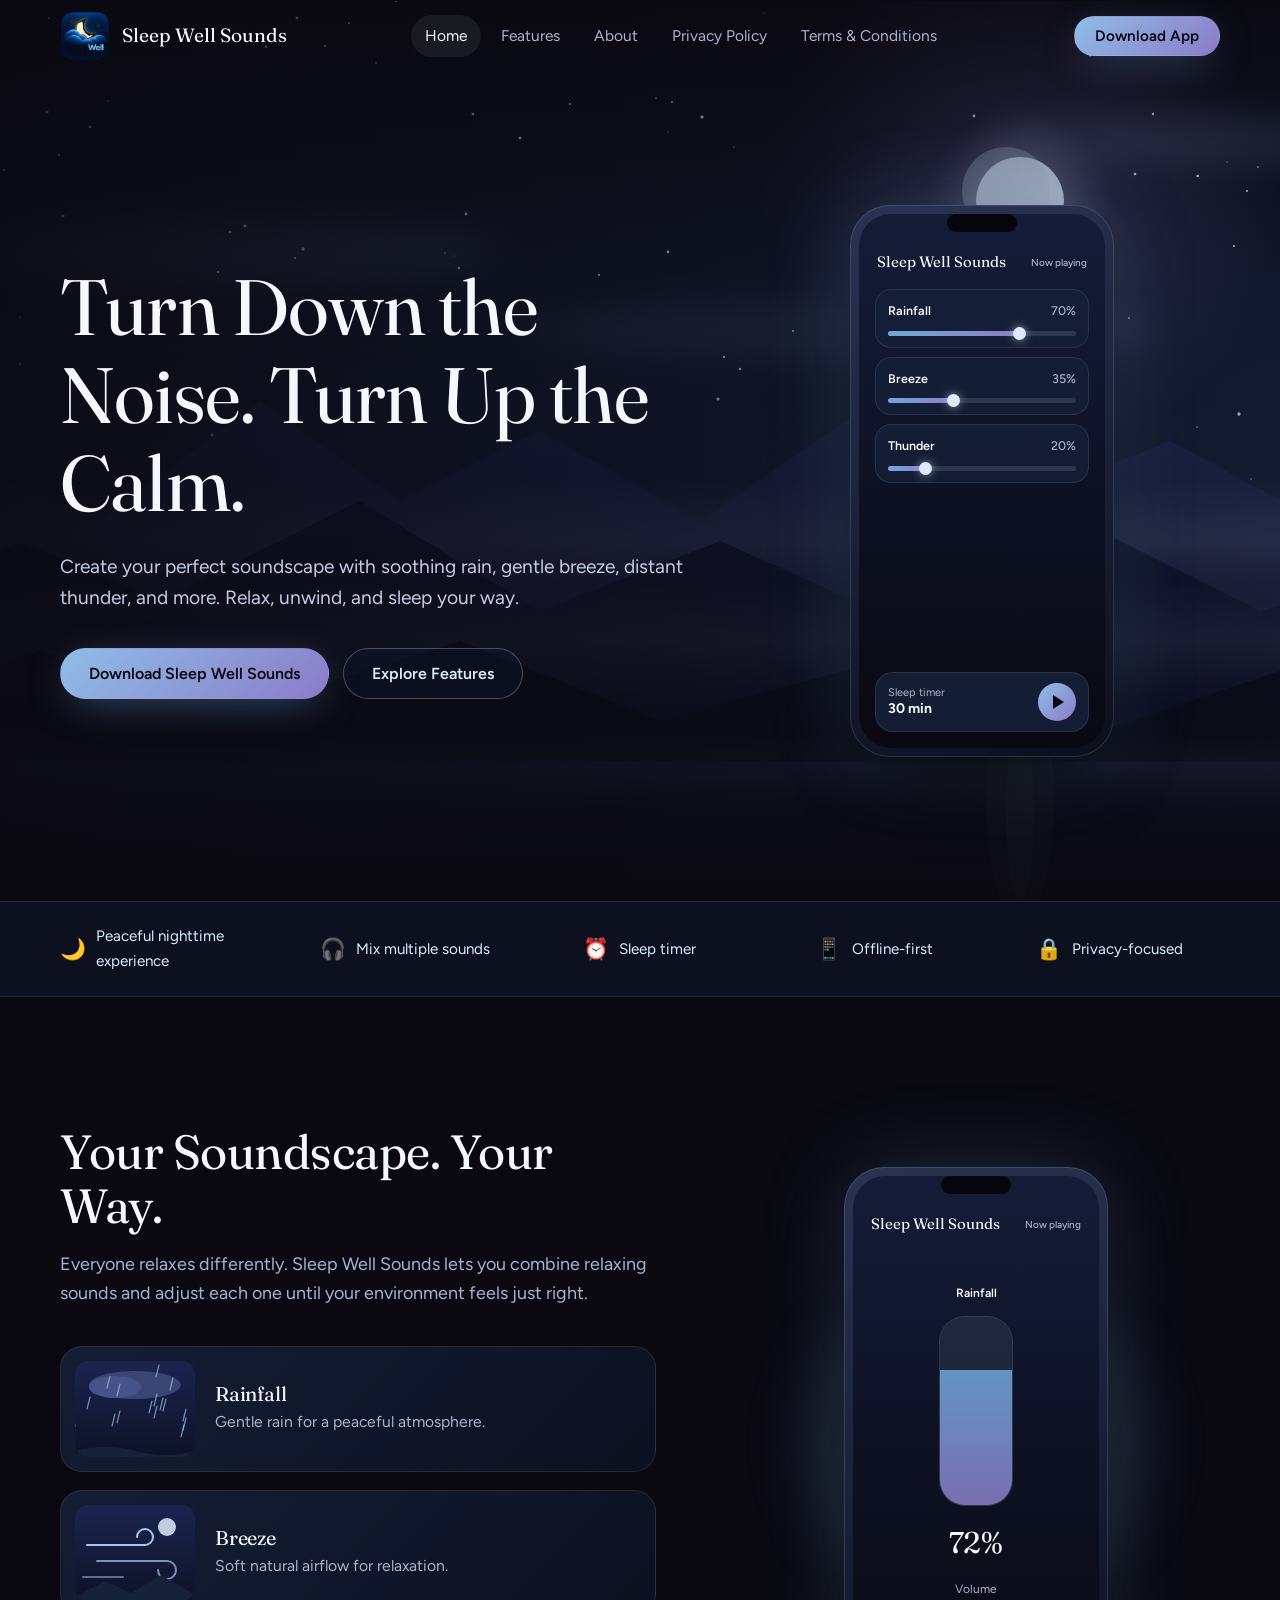
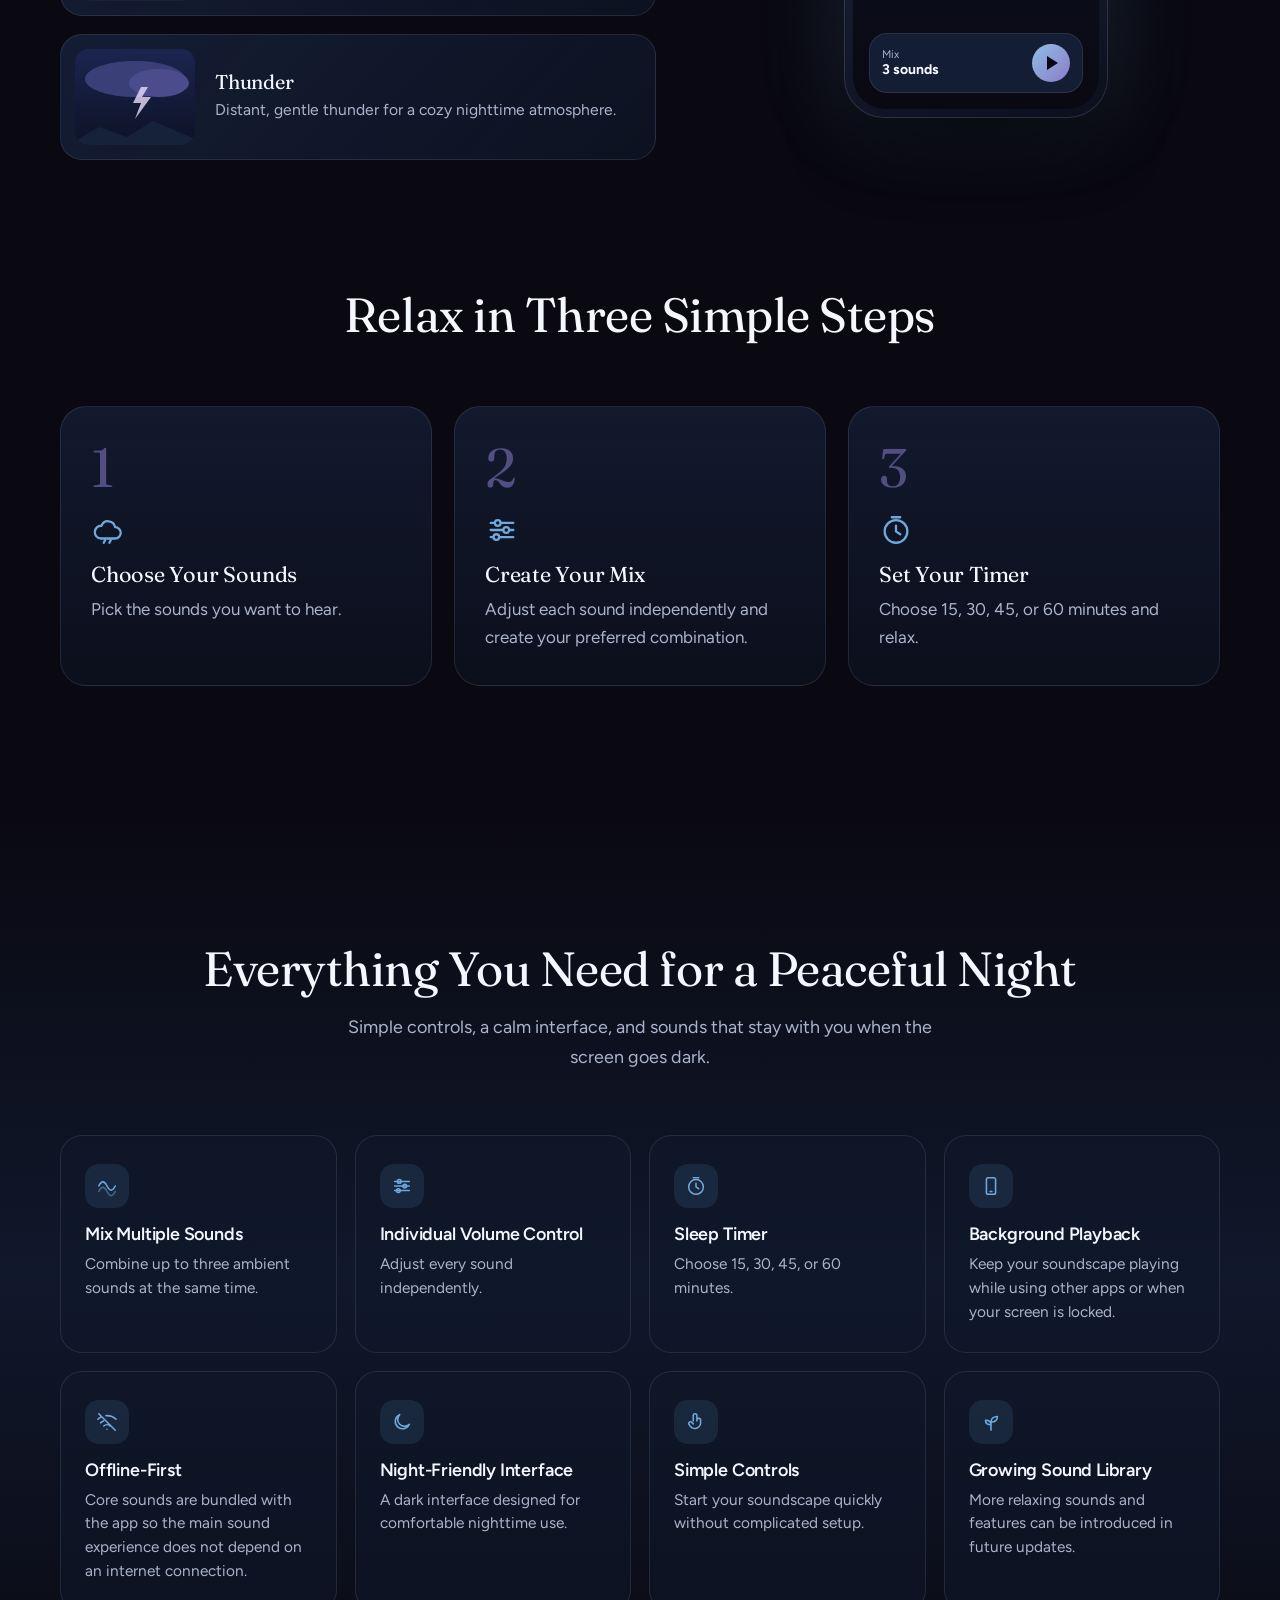
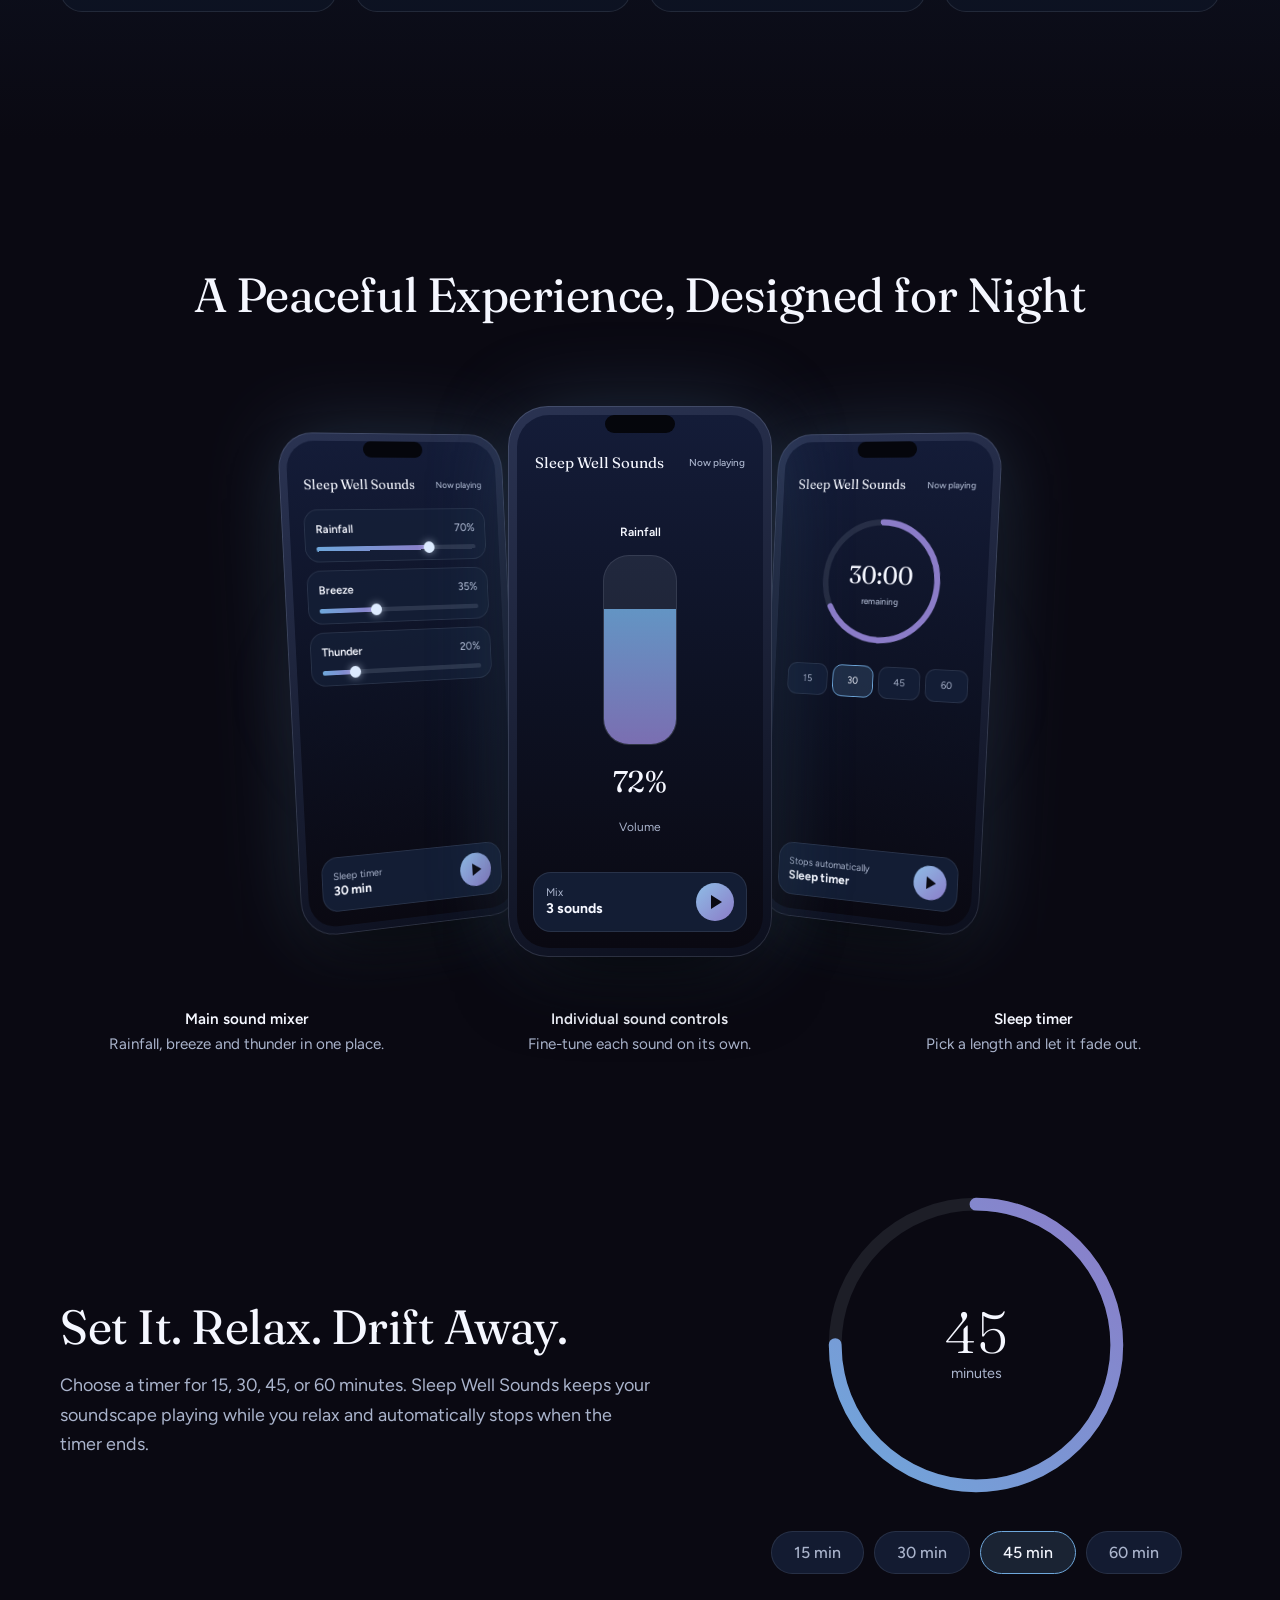
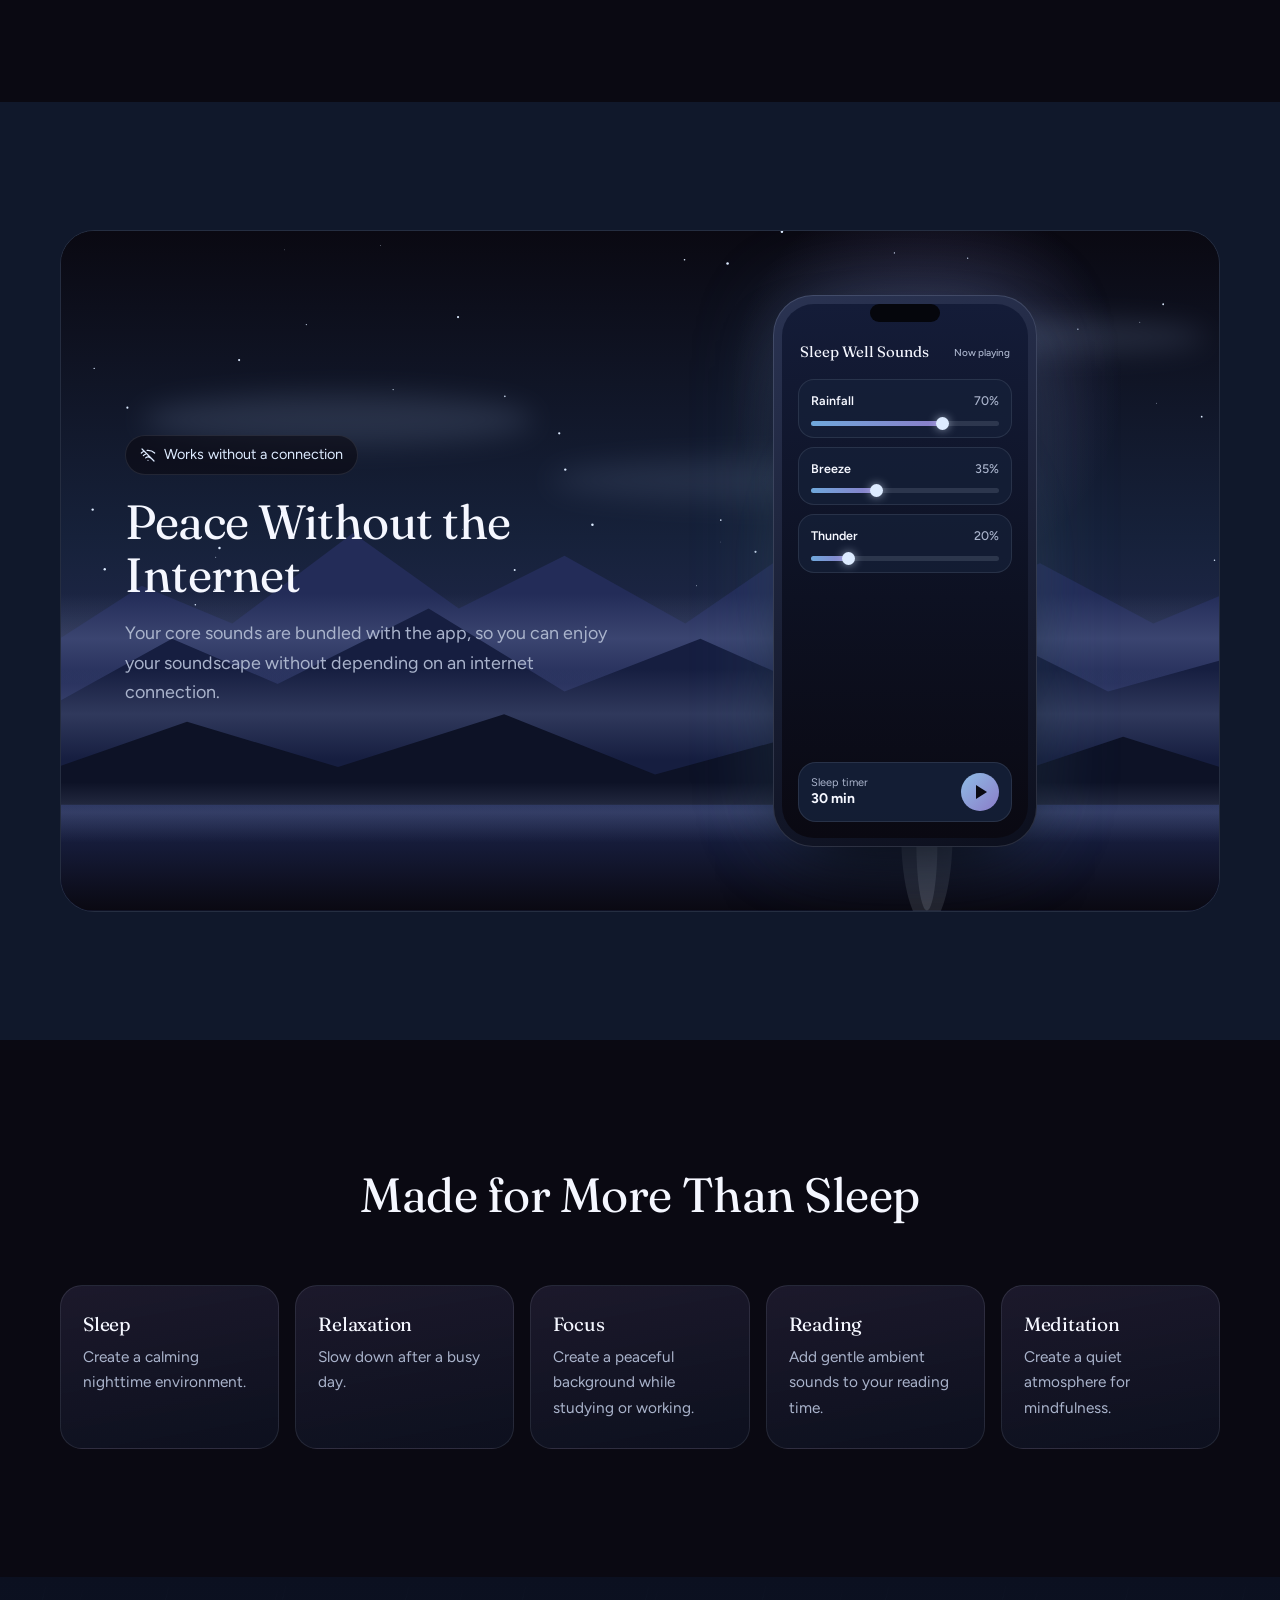
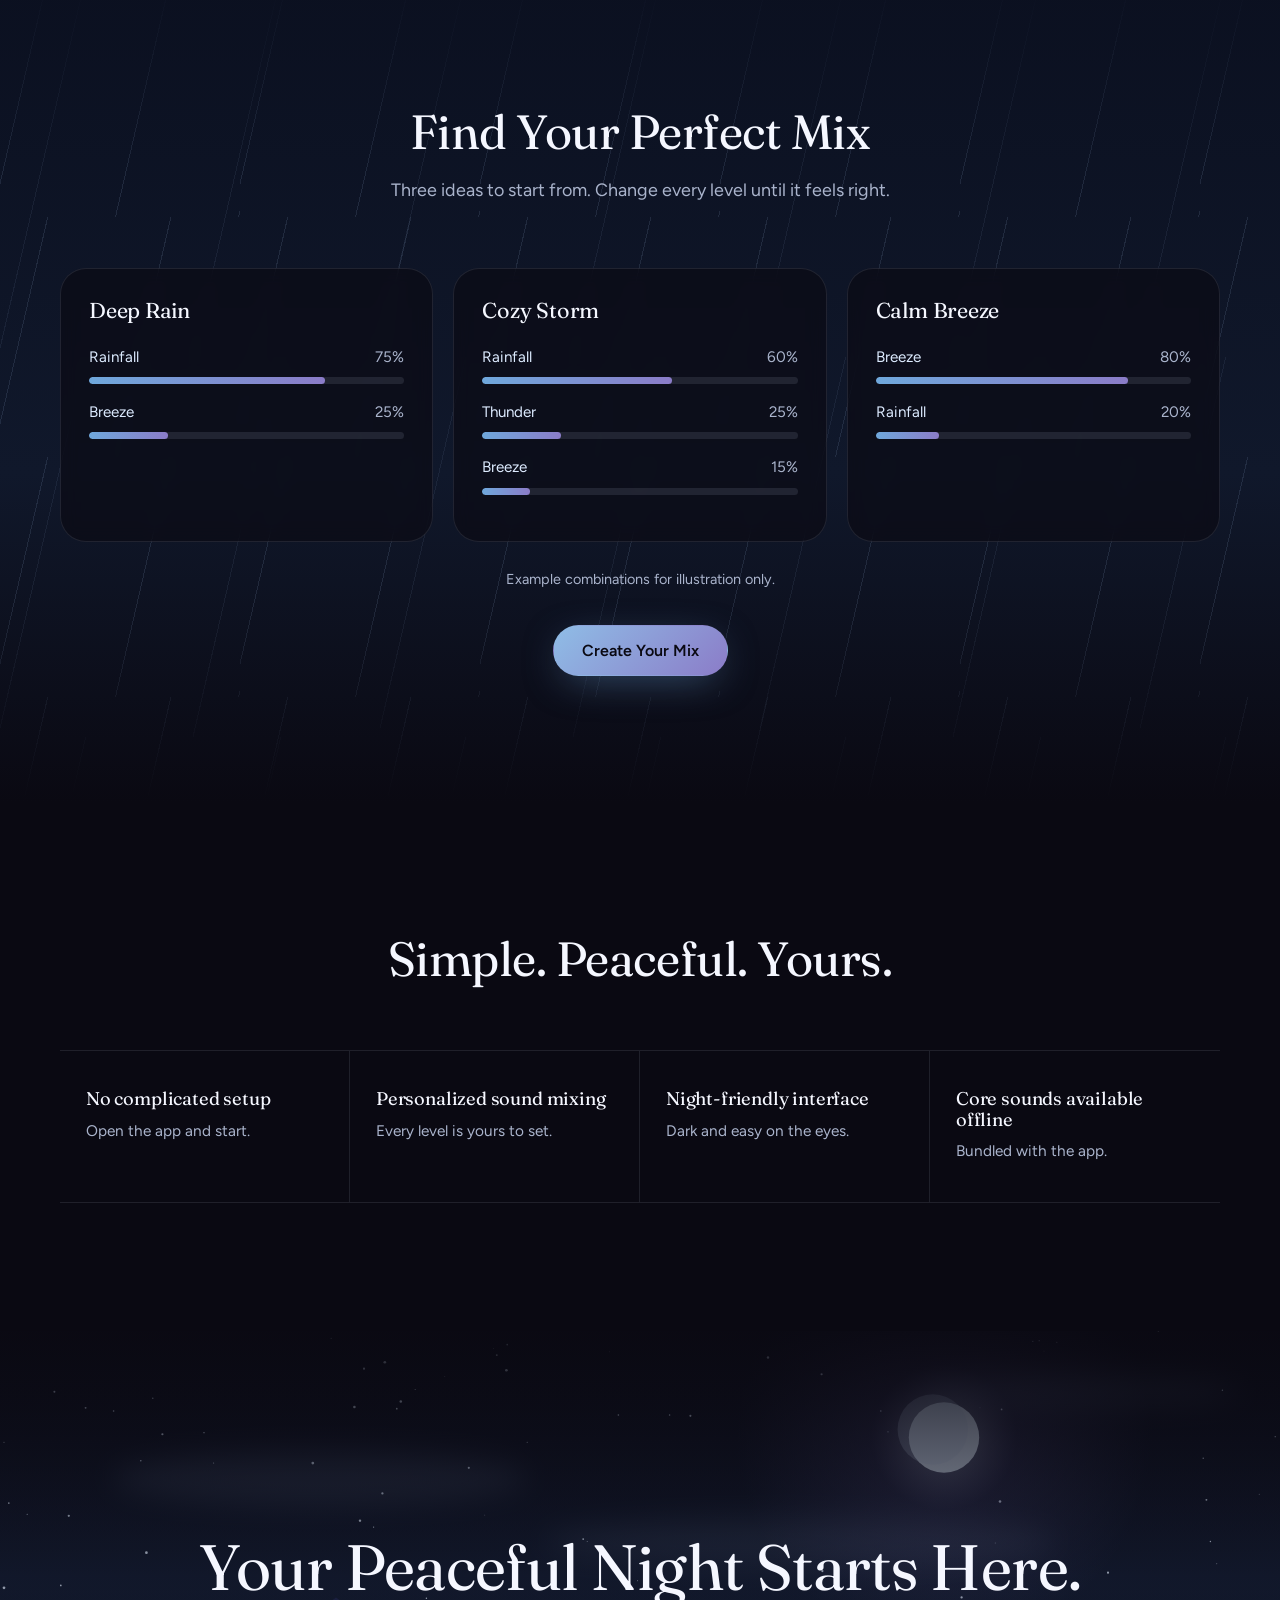
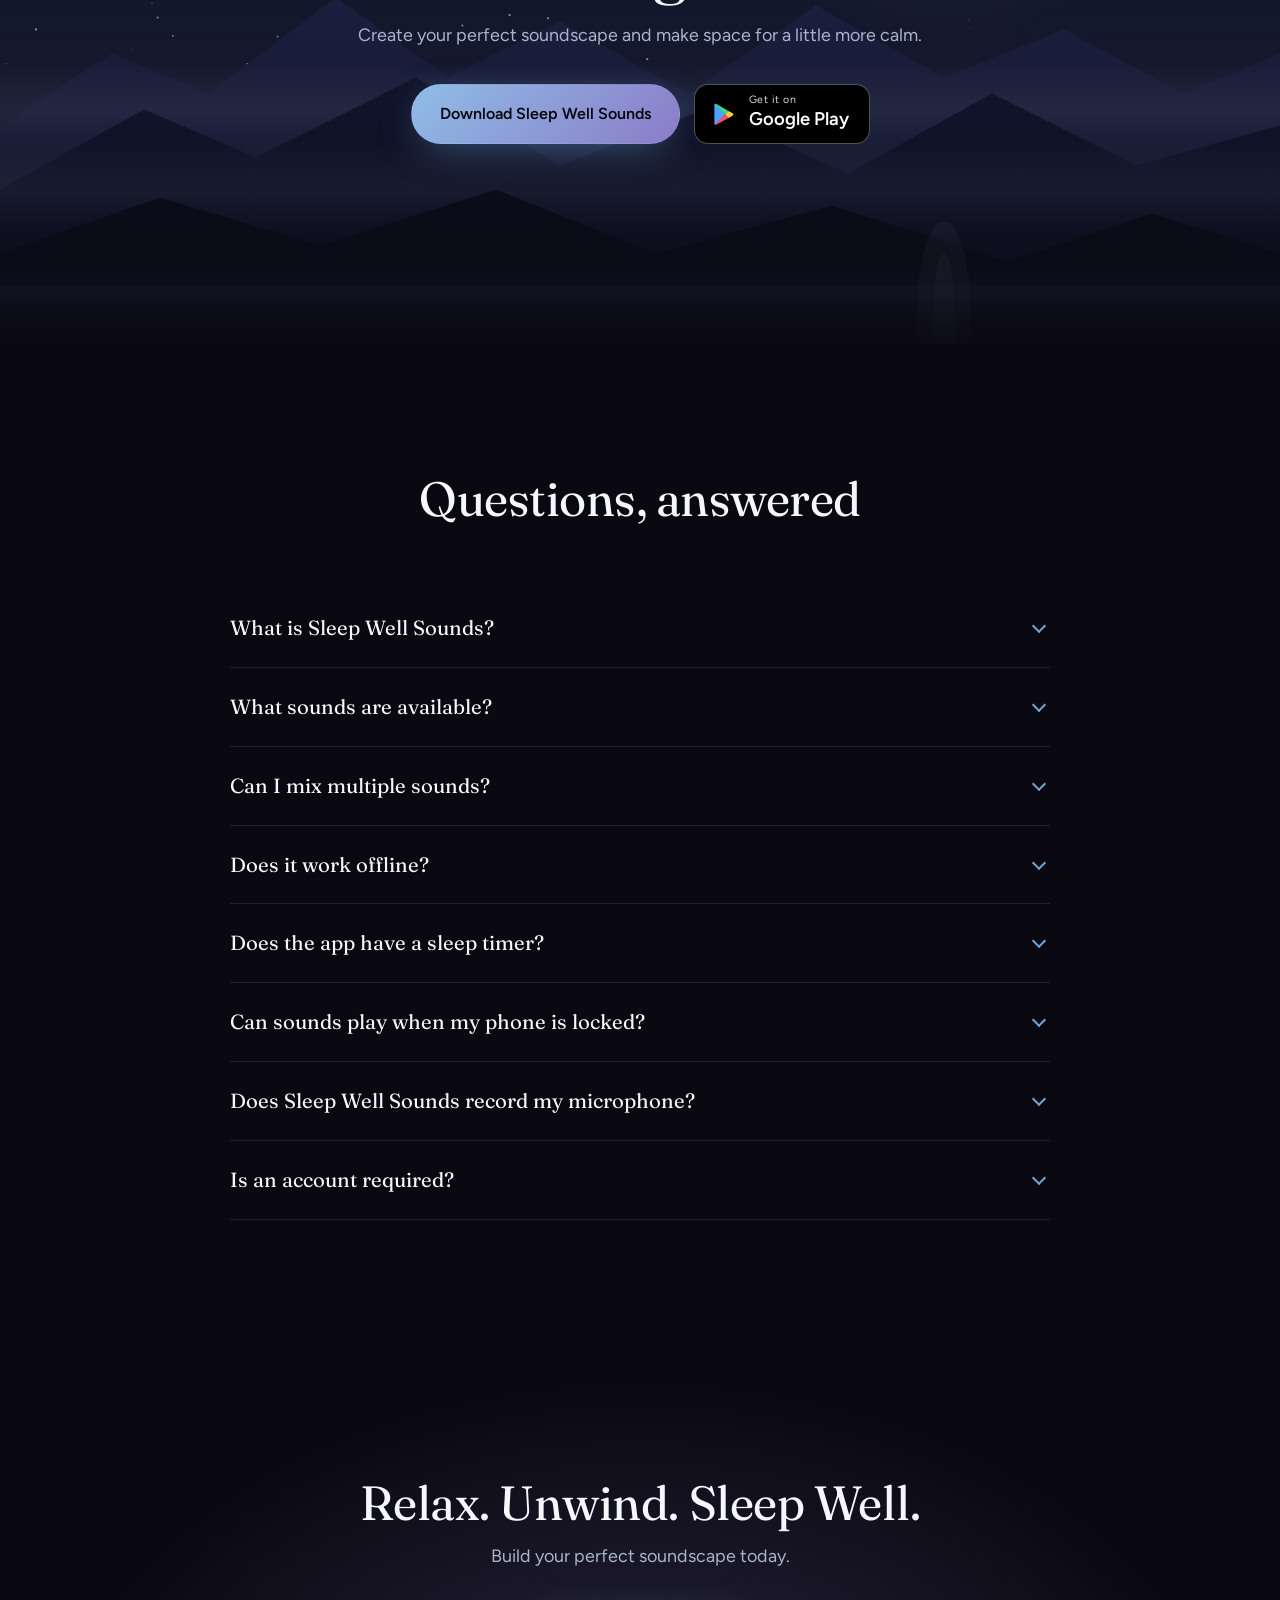
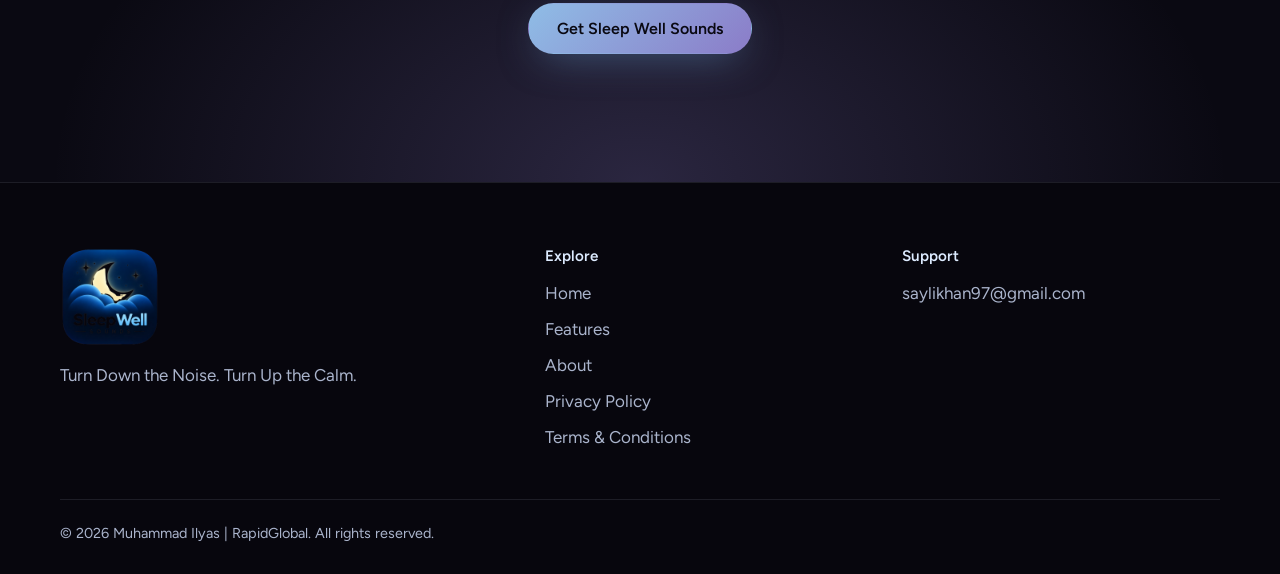
<file: index.html>
<!DOCTYPE html>
<html lang="en">
<head>
<meta charset="utf-8">
<meta name="viewport" content="width=device-width, initial-scale=1, viewport-fit=cover">
<title>Sleep Well Sounds | Relax, Unwind &amp; Sleep</title>
<link rel="icon" type="image/png" href="assets/logo.png">
<meta name="description" content="Create your perfect relaxing soundscape with rain, breeze, thunder and more. Mix sounds, set a sleep timer, and enjoy a peaceful atmosphere.">
<meta name="theme-color" content="#0A0912">
<meta property="og:title" content="Sleep Well Sounds | Relax, Unwind &amp; Sleep">
<meta property="og:description" content="Create your perfect relaxing soundscape with rain, breeze, thunder and more. Mix sounds, set a sleep timer, and enjoy a peaceful atmosphere.">
<meta property="og:type" content="website">
<link rel="preconnect" href="https://fonts.googleapis.com">
<link rel="preconnect" href="https://fonts.gstatic.com" crossorigin>
<link href="https://fonts.googleapis.com/css2?family=Fraunces:opsz,wght@9..144,300;9..144,400;9..144,500&family=Figtree:wght@400;500;600&display=swap" rel="stylesheet">
<link rel="stylesheet" href="assets/style.css">
</head>
<body data-page="home">
<a class="skip" href="#main">Skip to content</a>

<header class="site" id="hdr">
  <div class="wrap nav">
     <a class="brand" href="index.html" aria-label="Sleep Well Sounds home">
        <img src="assets/logo.png" alt="" style="width: 50px; height:50px">
        <span>Sleep Well Sounds</span>
      </a>
    <nav aria-label="Main">
      <ul id="menu">
        <li><a href="index.html" data-r="home">Home</a></li>
        <li><a href="index.html#features" data-r="features">Features</a></li>
        <li><a href="about.html" data-r="about">About</a></li>
        <li><a href="privacy-policy.html" data-r="privacy-policy">Privacy Policy</a></li>
        <li><a href="terms.html" data-r="terms">Terms &amp; Conditions</a></li>
        <li class="nav-cta-mobile"><a class="btn btn-primary" data-play href="#" target="_blank" rel="noopener">Download App</a></li>
      </ul>
    </nav>
    <a class="btn btn-primary btn-sm" data-play href="#" target="_blank" rel="noopener">Download App</a>
    <button class="menu-btn" id="menuBtn" aria-expanded="false" aria-controls="menu" aria-label="Open menu"><span></span></button>
  </div>
</header>
<main id="main" tabindex="-1">
  <section class="hero" aria-labelledby="h1">
    <div data-scene="hero" data-stars="90"></div>
    <div class="particles" data-particles></div>
    <div class="wrap">
      <div>
        <h1 id="h1">Turn Down the Noise. Turn Up the Calm.</h1>
        <p class="lead">Create your perfect soundscape with soothing rain, gentle breeze, distant thunder, and more. Relax, unwind, and sleep your way.</p>
        <div class="btn-row">
          <a class="btn btn-primary" data-play href="#" target="_blank" rel="noopener">Download Sleep Well Sounds</a>
          <a class="btn btn-ghost" href="index.html#features">Explore Features</a>
        </div>
      </div>
      <div class="hero-phone"><div data-phone="mixer"></div></div>
    </div>
  </section>

  <div class="bar"><div class="wrap"><ul>
    <li><span aria-hidden="true">🌙</span>Peaceful nighttime experience</li>
    <li><span aria-hidden="true">🎧</span>Mix multiple sounds</li>
    <li><span aria-hidden="true">⏰</span>Sleep timer</li>
    <li><span aria-hidden="true">📱</span>Offline-first</li>
    <li><span aria-hidden="true">🔒</span>Privacy-focused</li>
  </ul></div></div>

  <section class="section" id="soundscape">
    <div class="wrap split">
      <div class="reveal">
        <h2>Your Soundscape. Your Way.</h2>
        <p class="lead" style="margin-top:16px">Everyone relaxes differently. Sleep Well Sounds lets you combine relaxing sounds and adjust each one until your environment feels just right.</p>
        <div class="sound-cards">
          <div class="scard"><div class="art" data-art="rain"></div><div><h3>Rainfall</h3><p>Gentle rain for a peaceful atmosphere.</p></div></div>
          <div class="scard"><div class="art" data-art="breeze"></div><div><h3>Breeze</h3><p>Soft natural airflow for relaxation.</p></div></div>
          <div class="scard"><div class="art" data-art="thunder"></div><div><h3>Thunder</h3><p>Distant, gentle thunder for a cozy nighttime atmosphere.</p></div></div>
        </div>
      </div>
      <div class="phone-stage reveal"><div data-phone="controls"></div></div>
    </div>
  </section>

  <section class="section" id="how" style="padding-top:0">
    <div class="wrap">
      <div class="sec-head center reveal"><h2>Relax in Three Simple Steps</h2></div>
      <div class="steps">
        <div class="step reveal"><div class="n">1</div><svg viewBox="0 0 24 24" fill="none" stroke="currentColor" stroke-width="1.6" stroke-linecap="round" stroke-linejoin="round"><path d="M17 18a4 4 0 0 0 0-8 5 5 0 0 0-9.6-1A4.5 4.5 0 0 0 7 18z"/><path d="M9 21l1-2M13 21l1-2"/></svg><h3>Choose Your Sounds</h3><p>Pick the sounds you want to hear.</p></div>
        <div class="step reveal"><div class="n">2</div><svg viewBox="0 0 24 24" fill="none" stroke="currentColor" stroke-width="1.6" stroke-linecap="round"><path d="M4 7h16M4 12h16M4 17h16"/><circle cx="9" cy="7" r="2" fill="#0A0912"/><circle cx="15" cy="12" r="2" fill="#0A0912"/><circle cx="8" cy="17" r="2" fill="#0A0912"/></svg><h3>Create Your Mix</h3><p>Adjust each sound independently and create your preferred combination.</p></div>
        <div class="step reveal"><div class="n">3</div><svg viewBox="0 0 24 24" fill="none" stroke="currentColor" stroke-width="1.6" stroke-linecap="round"><circle cx="12" cy="13" r="8"/><path d="M12 9v4l3 2M9 3h6"/></svg><h3>Set Your Timer</h3><p>Choose 15, 30, 45, or 60 minutes and relax.</p></div>
      </div>
    </div>
  </section>

  <section class="section features" id="features">
    <div class="wrap">
      <div class="sec-head center reveal"><h2>Everything You Need for a Peaceful Night</h2><p class="lead">Simple controls, a calm interface, and sounds that stay with you when the screen goes dark.</p></div>
      <div class="fgrid" data-features></div>
    </div>
  </section>

  <section class="section showcase" id="showcase">
    <div class="wrap">
      <div class="sec-head center reveal"><h2>A Peaceful Experience, Designed for Night</h2></div>
      <div class="stage reveal">
        <div class="phone-wrap"><div class="p1" data-phone="mixer" data-cls="p1"></div></div>
        <div class="phone-wrap"><div class="p2" data-phone="controls" data-cls="p2"></div></div>
        <div class="phone-wrap"><div class="p3" data-phone="timer" data-cls="p3"></div></div>
      </div>
      <div class="caps"><div><strong>Main sound mixer</strong>Rainfall, breeze and thunder in one place.</div><div><strong>Individual sound controls</strong>Fine-tune each sound on its own.</div><div><strong>Sleep timer</strong>Pick a length and let it fade out.</div></div>
    </div>
  </section>

  <section class="section" id="timer" style="padding-top:0">
    <div class="wrap split">
      <div class="reveal">
        <h2>Set It. Relax. Drift Away.</h2>
        <p class="lead" style="margin-top:16px">Choose a timer for 15, 30, 45, or 60 minutes. Sleep Well Sounds keeps your soundscape playing while you relax and automatically stops when the timer ends.</p>
      </div>
      <div class="timer-viz reveal">
        <div class="ring">
          <svg viewBox="0 0 200 200" aria-hidden="true"><defs><linearGradient id="rg" x1="0" y1="0" x2="1" y2="1"><stop offset="0" stop-color="#6FA8DC"/><stop offset="1" stop-color="#8B7CC8"/></linearGradient></defs><circle cx="100" cy="100" r="88" fill="none" stroke="rgba(221,235,255,.09)" stroke-width="8"/><circle class="arc" id="arc" cx="100" cy="100" r="88" fill="none" stroke="url(#rg)" stroke-width="8" stroke-linecap="round" stroke-dasharray="553" stroke-dashoffset="138"/></svg>
          <div class="mid"><strong id="tnum">45</strong><span>minutes</span></div>
        </div>
        <div class="tchips" role="group" aria-label="Timer length">
          <button aria-pressed="false" data-m="15">15 min</button><button aria-pressed="false" data-m="30">30 min</button><button aria-pressed="true" data-m="45">45 min</button><button aria-pressed="false" data-m="60">60 min</button>
        </div>
      </div>
    </div>
  </section>

  <section class="section offline" id="offline">
    <div class="wrap">
      <div class="offline-card reveal">
        <div data-scene="offline" data-stars="50"></div>
        <div>
          <span class="badge"><svg viewBox="0 0 24 24" fill="none" stroke="currentColor" stroke-width="1.8" stroke-linecap="round"><path d="M3 3l18 18M8.5 16.4a5 5 0 0 1 7 0M5 12.9a10 10 0 0 1 3.2-2M12 20h.01M10.7 5.1A15 15 0 0 1 22 9M2 9a15 15 0 0 1 4-2.7"/></svg>Works without a connection</span>
          <h2>Peace Without the Internet</h2>
          <p class="lead" style="margin-top:16px">Your core sounds are bundled with the app, so you can enjoy your soundscape without depending on an internet connection.</p>
        </div>
        <div class="phone-stage" style="justify-self:center"><div data-phone="mixer"></div></div>
      </div>
    </div>
  </section>

  <section class="section" id="uses">
    <div class="wrap">
      <div class="sec-head center reveal"><h2>Made for More Than Sleep</h2></div>
      <div class="uses">
        <div class="use reveal"><h3>Sleep</h3><p>Create a calming nighttime environment.</p></div>
        <div class="use reveal"><h3>Relaxation</h3><p>Slow down after a busy day.</p></div>
        <div class="use reveal"><h3>Focus</h3><p>Create a peaceful background while studying or working.</p></div>
        <div class="use reveal"><h3>Reading</h3><p>Add gentle ambient sounds to your reading time.</p></div>
        <div class="use reveal"><h3>Meditation</h3><p>Create a quiet atmosphere for mindfulness.</p></div>
      </div>
    </div>
  </section>

  <section class="section mixes" id="mixes">
    <div class="rain" aria-hidden="true"></div>
    <div class="wrap">
      <div class="sec-head center reveal"><h2>Find Your Perfect Mix</h2><p class="lead">Three ideas to start from. Change every level until it feels right.</p></div>
      <div class="mixgrid">
        <div class="mix reveal"><h3>Deep Rain</h3><div class="mrow"><div><span>Rainfall</span><span>75%</span></div><div class="mtrack"><b style="width:75%"></b></div></div><div class="mrow"><div><span>Breeze</span><span>25%</span></div><div class="mtrack"><b style="width:25%"></b></div></div></div>
        <div class="mix reveal"><h3>Cozy Storm</h3><div class="mrow"><div><span>Rainfall</span><span>60%</span></div><div class="mtrack"><b style="width:60%"></b></div></div><div class="mrow"><div><span>Thunder</span><span>25%</span></div><div class="mtrack"><b style="width:25%"></b></div></div><div class="mrow"><div><span>Breeze</span><span>15%</span></div><div class="mtrack"><b style="width:15%"></b></div></div></div>
        <div class="mix reveal"><h3>Calm Breeze</h3><div class="mrow"><div><span>Breeze</span><span>80%</span></div><div class="mtrack"><b style="width:80%"></b></div></div><div class="mrow"><div><span>Rainfall</span><span>20%</span></div><div class="mtrack"><b style="width:20%"></b></div></div></div>
      </div>
      <p class="note center">Example combinations for illustration only.</p>
      <div class="btn-row" style="justify-content:center"><a class="btn btn-primary" data-play href="#" target="_blank" rel="noopener">Create Your Mix</a></div>
    </div>
  </section>

  <section class="section" id="why">
    <div class="wrap">
      <div class="sec-head center reveal"><h2>Simple. Peaceful. Yours.</h2></div>
      <div class="why reveal">
        <div><h3>No complicated setup</h3><p>Open the app and start.</p></div>
        <div><h3>Personalized sound mixing</h3><p>Every level is yours to set.</p></div>
        <div><h3>Night-friendly interface</h3><p>Dark and easy on the eyes.</p></div>
        <div><h3>Core sounds available offline</h3><p>Bundled with the app.</p></div>
      </div>
    </div>
  </section>

  <section class="cta-big" id="download">
    <div data-scene="cta" data-stars="110"></div>
    <div class="wrap">
      <h2>Your Peaceful Night Starts Here.</h2>
      <p class="lead">Create your perfect soundscape and make space for a little more calm.</p>
      <div class="btn-row">
        <a class="btn btn-primary" data-play href="#" target="_blank" rel="noopener">Download Sleep Well Sounds</a>
        <a class="play" data-play href="#" target="_blank" rel="noopener" aria-label="Get it on Google Play"><svg viewBox="0 0 24 24" aria-hidden="true"><path d="M3.6 2.2c-.3.3-.5.8-.5 1.4v16.8c0 .6.2 1.1.5 1.4l.1.1L13 12.5v-.2L3.7 2.1z" fill="#4DA3FF"/><path d="M16.1 15.6L13 12.5v-.2l3.1-3.1.1.1 3.7 2.1c1 .6 1 1.6 0 2.200l-3.700 2.100z" fill="#FFC83D"/><path d="M16.200 15.600L13 12.400 3.600 21.800c.4.400 1 .4 1.700 0z" fill="#FF4D6D"/><path d="M16.200 9.200L5.300 3.100c-.7-.4-1.300-.4-1.700 0L13 12.400z" fill="#3DDC84"/></svg><span><small>Get it on</small><strong>Google Play</strong></span></a>
      </div>
    </div>
  </section>

  <section class="section" id="faq">
    <div class="wrap">
      <div class="sec-head center reveal"><h2>Questions, answered</h2></div>
      <div class="faq" data-faq></div>
    </div>
  </section>

  <section class="section final">
    <div class="wrap reveal">
      <h2>Relax. Unwind. Sleep Well.</h2>
      <p class="lead">Build your perfect soundscape today.</p>
      <a class="btn btn-primary" data-play href="#" target="_blank" rel="noopener">Get Sleep Well Sounds</a>
    </div>
  </section>
</main>
<footer class="site">
  <div class="wrap">
    <div class="fgrid2">
      <div>
<a class="brand" href="index.html" aria-label="Sleep Well Sounds home">
  <img src="assets/logo.png" alt="" width="34" height="34">
  <!-- <span>Sleep Well Sounds</span> -->
</a>        <p class="tag">Turn Down the Noise. Turn Up the Calm.</p>
      </div>
      <div>
        <h4>Explore</h4>
        <ul>
          <li><a href="index.html">Home</a></li>
          <li><a href="index.html#features">Features</a></li>
          <li><a href="about.html">About</a></li>
          <li><a href="privacy-policy.html">Privacy Policy</a></li>
          <li><a href="terms.html">Terms &amp; Conditions</a></li>
        </ul>
      </div>
      <div>
        <h4>Support</h4>
        <ul><li><a href="mailto:saylikhan97@gmail.com">saylikhan97@gmail.com</a></li></ul>
      </div>
    </div>
    <p class="copy">© 2026 Muhammad Ilyas | RapidGlobal. All rights reserved.</p>
  </div>
</footer>
<script src="assets/site.js"></script>
</body>
</html>
</file>
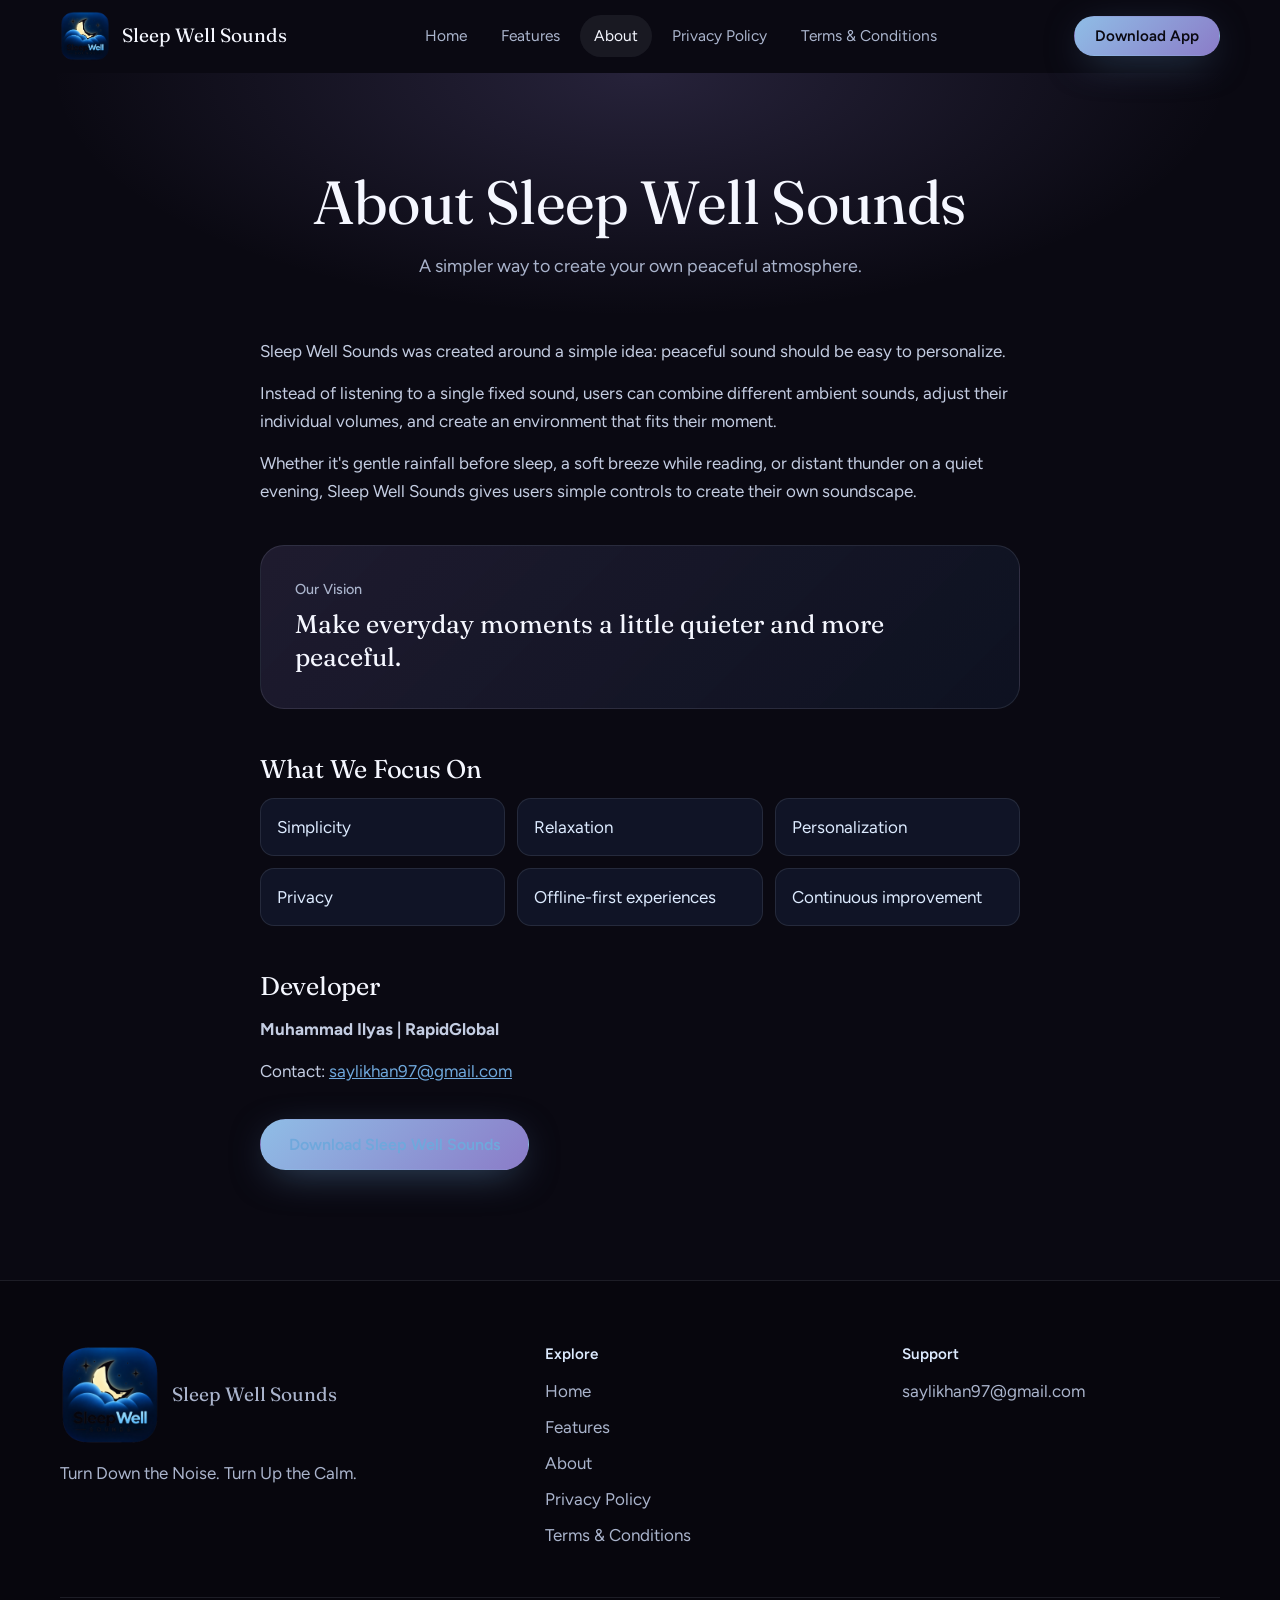
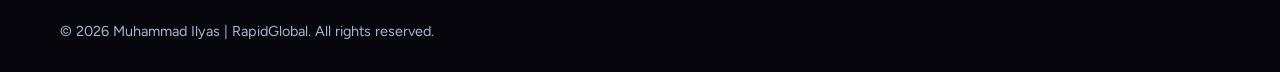
<file: about.html>
<!DOCTYPE html>
<html lang="en">
<head>
<meta charset="utf-8">
<meta name="viewport" content="width=device-width, initial-scale=1, viewport-fit=cover">
<title>About Sleep Well Sounds | Ambient Sound Mixer for Relaxation</title>
<link rel="icon" type="image/png" href="assets/logo.png">
<meta name="description" content="Learn about Sleep Well Sounds, a simple ambient sound mixer for creating your own calming soundscape with rain, breeze and thunder.">
<meta name="theme-color" content="#0A0912">
<meta property="og:title" content="About Sleep Well Sounds | Ambient Sound Mixer for Relaxation">
<meta property="og:description" content="Learn about Sleep Well Sounds, a simple ambient sound mixer for creating your own calming soundscape with rain, breeze and thunder.">
<meta property="og:type" content="website">
<link rel="preconnect" href="https://fonts.googleapis.com">
<link rel="preconnect" href="https://fonts.gstatic.com" crossorigin>
<link href="https://fonts.googleapis.com/css2?family=Fraunces:opsz,wght@9..144,300;9..144,400;9..144,500&family=Figtree:wght@400;500;600&display=swap" rel="stylesheet">
<link rel="stylesheet" href="assets/style.css">
</head>
<body data-page="about">
<a class="skip" href="#main">Skip to content</a>

<header class="site" id="hdr">
  <div class="wrap nav">
     <a class="brand" href="index.html" aria-label="Sleep Well Sounds home">
        <img src="assets/logo.png" alt="" style="width: 50px; height:50px">
        <span>Sleep Well Sounds</span>
      </a>
    <nav aria-label="Main">
      <ul id="menu">
        <li><a href="index.html" data-r="home">Home</a></li>
        <li><a href="index.html#features" data-r="features">Features</a></li>
        <li><a href="about.html" data-r="about">About</a></li>
        <li><a href="privacy-policy.html" data-r="privacy-policy">Privacy Policy</a></li>
        <li><a href="terms.html" data-r="terms">Terms &amp; Conditions</a></li>
        <li class="nav-cta-mobile"><a class="btn btn-primary" data-play href="#" target="_blank" rel="noopener">Download App</a></li>
      </ul>
    </nav>
    <a class="btn btn-primary btn-sm" data-play href="#" target="_blank" rel="noopener">Download App</a>
    <button class="menu-btn" id="menuBtn" aria-expanded="false" aria-controls="menu" aria-label="Open menu"><span></span></button>
  </div>
</header>
<main id="main" tabindex="-1">
  <section class="page-hero"><div class="wrap"><h1>About Sleep Well Sounds</h1><p class="lead">A simpler way to create your own peaceful atmosphere.</p></div></section>
  <div class="wrap"><div class="prose">
    <p>Sleep Well Sounds was created around a simple idea: peaceful sound should be easy to personalize.</p>
    <p>Instead of listening to a single fixed sound, users can combine different ambient sounds, adjust their individual volumes, and create an environment that fits their moment.</p>
    <p>Whether it's gentle rainfall before sleep, a soft breeze while reading, or distant thunder on a quiet evening, Sleep Well Sounds gives users simple controls to create their own soundscape.</p>
    <div class="vision"><small>Our Vision</small>Make everyday moments a little quieter and more peaceful.</div>
    <h2>What We Focus On</h2>
    <ul class="focus"><li>Simplicity</li><li>Relaxation</li><li>Personalization</li><li>Privacy</li><li>Offline-first experiences</li><li>Continuous improvement</li></ul>
    <h2>Developer</h2>
    <p><strong>Muhammad Ilyas | RapidGlobal</strong></p>
    <p>Contact: <a href="mailto:saylikhan97@gmail.com">saylikhan97@gmail.com</a></p>
    <div class="btn-row"><a class="btn btn-primary" data-play href="#" target="_blank" rel="noopener">Download Sleep Well Sounds</a></div>
  </div></div>
</main>
<footer class="site">
  <div class="wrap">
    <div class="fgrid2">
      <div>
        <a class="brand" href="index.html"><span data-logo></span><span>Sleep Well Sounds</span></a>
        <p class="tag">Turn Down the Noise. Turn Up the Calm.</p>
      </div>
      <div>
        <h4>Explore</h4>
        <ul>
          <li><a href="index.html">Home</a></li>
          <li><a href="index.html#features">Features</a></li>
          <li><a href="about.html">About</a></li>
          <li><a href="privacy-policy.html">Privacy Policy</a></li>
          <li><a href="terms.html">Terms &amp; Conditions</a></li>
        </ul>
      </div>
      <div>
        <h4>Support</h4>
        <ul><li><a href="mailto:saylikhan97@gmail.com">saylikhan97@gmail.com</a></li></ul>
      </div>
    </div>
    <p class="copy">© 2026 Muhammad Ilyas | RapidGlobal. All rights reserved.</p>
  </div>
</footer>
<script src="assets/site.js"></script>
</body>
</html>
</file>
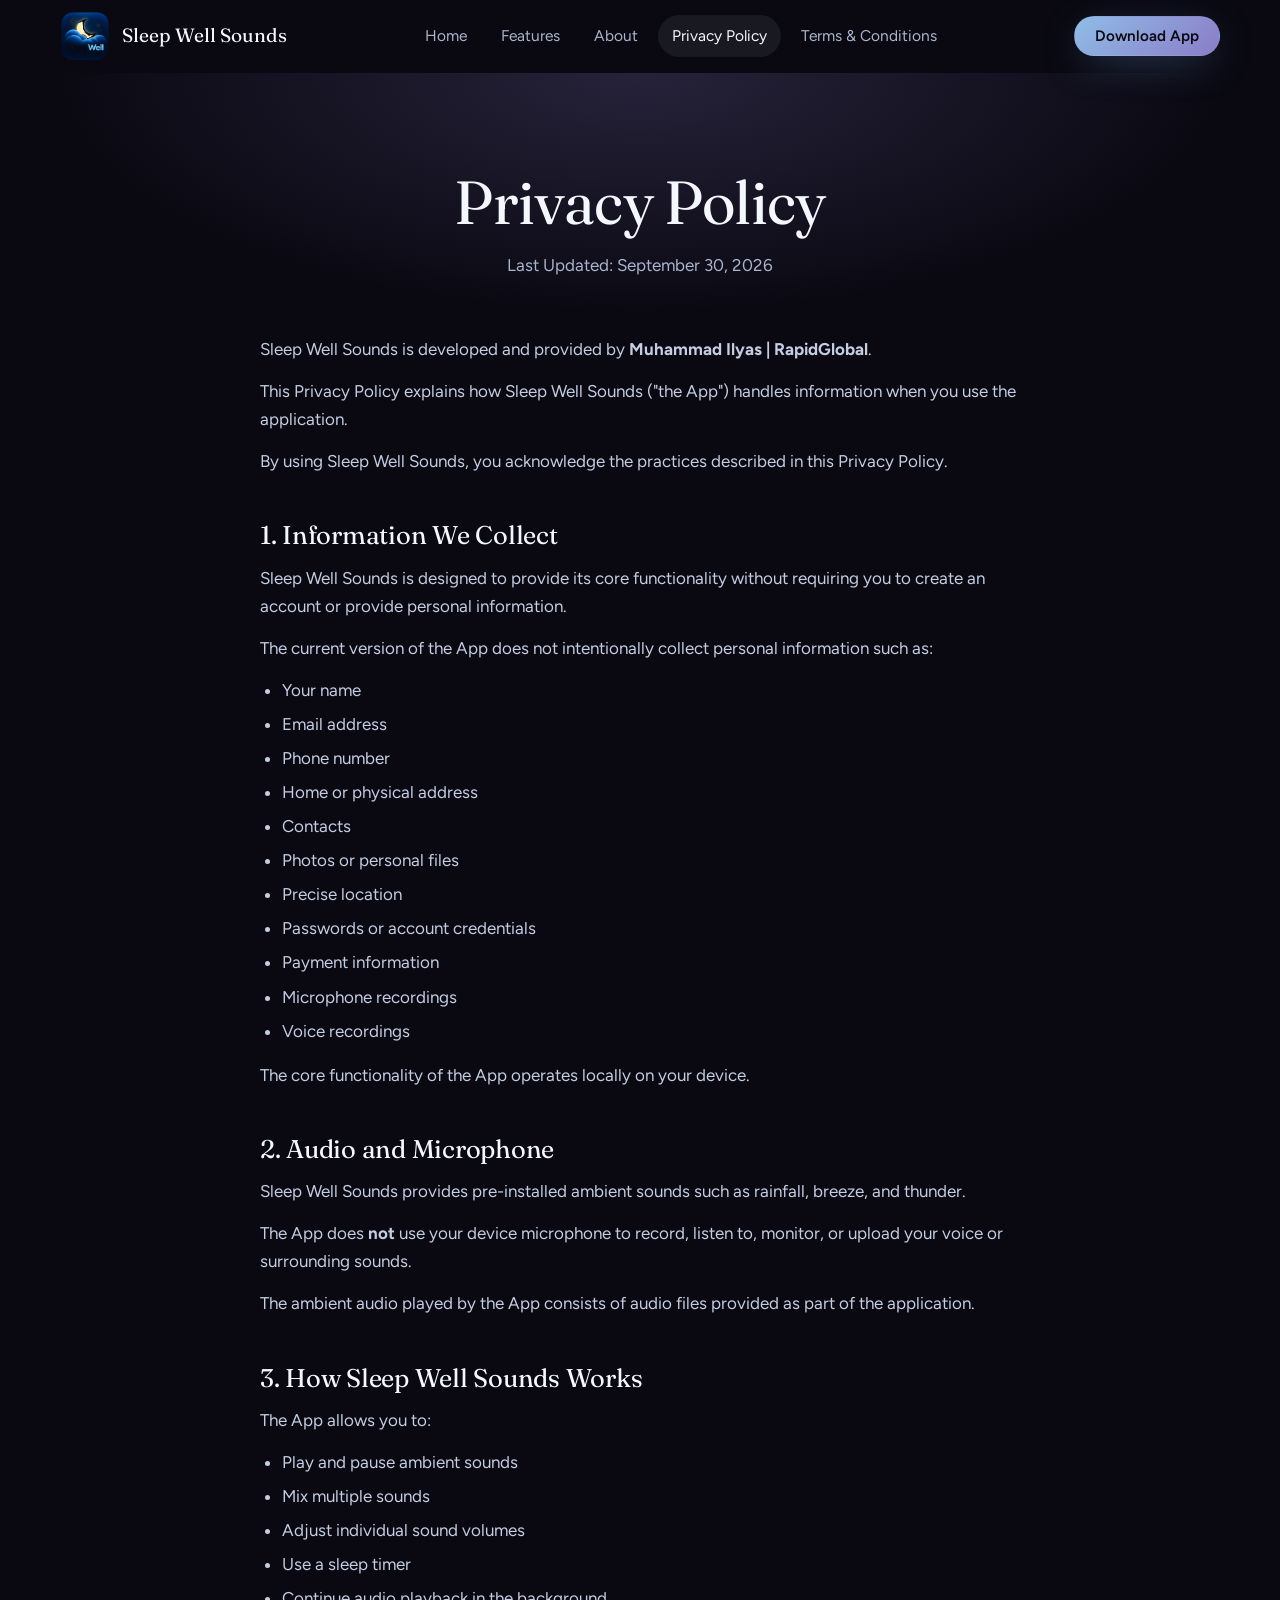
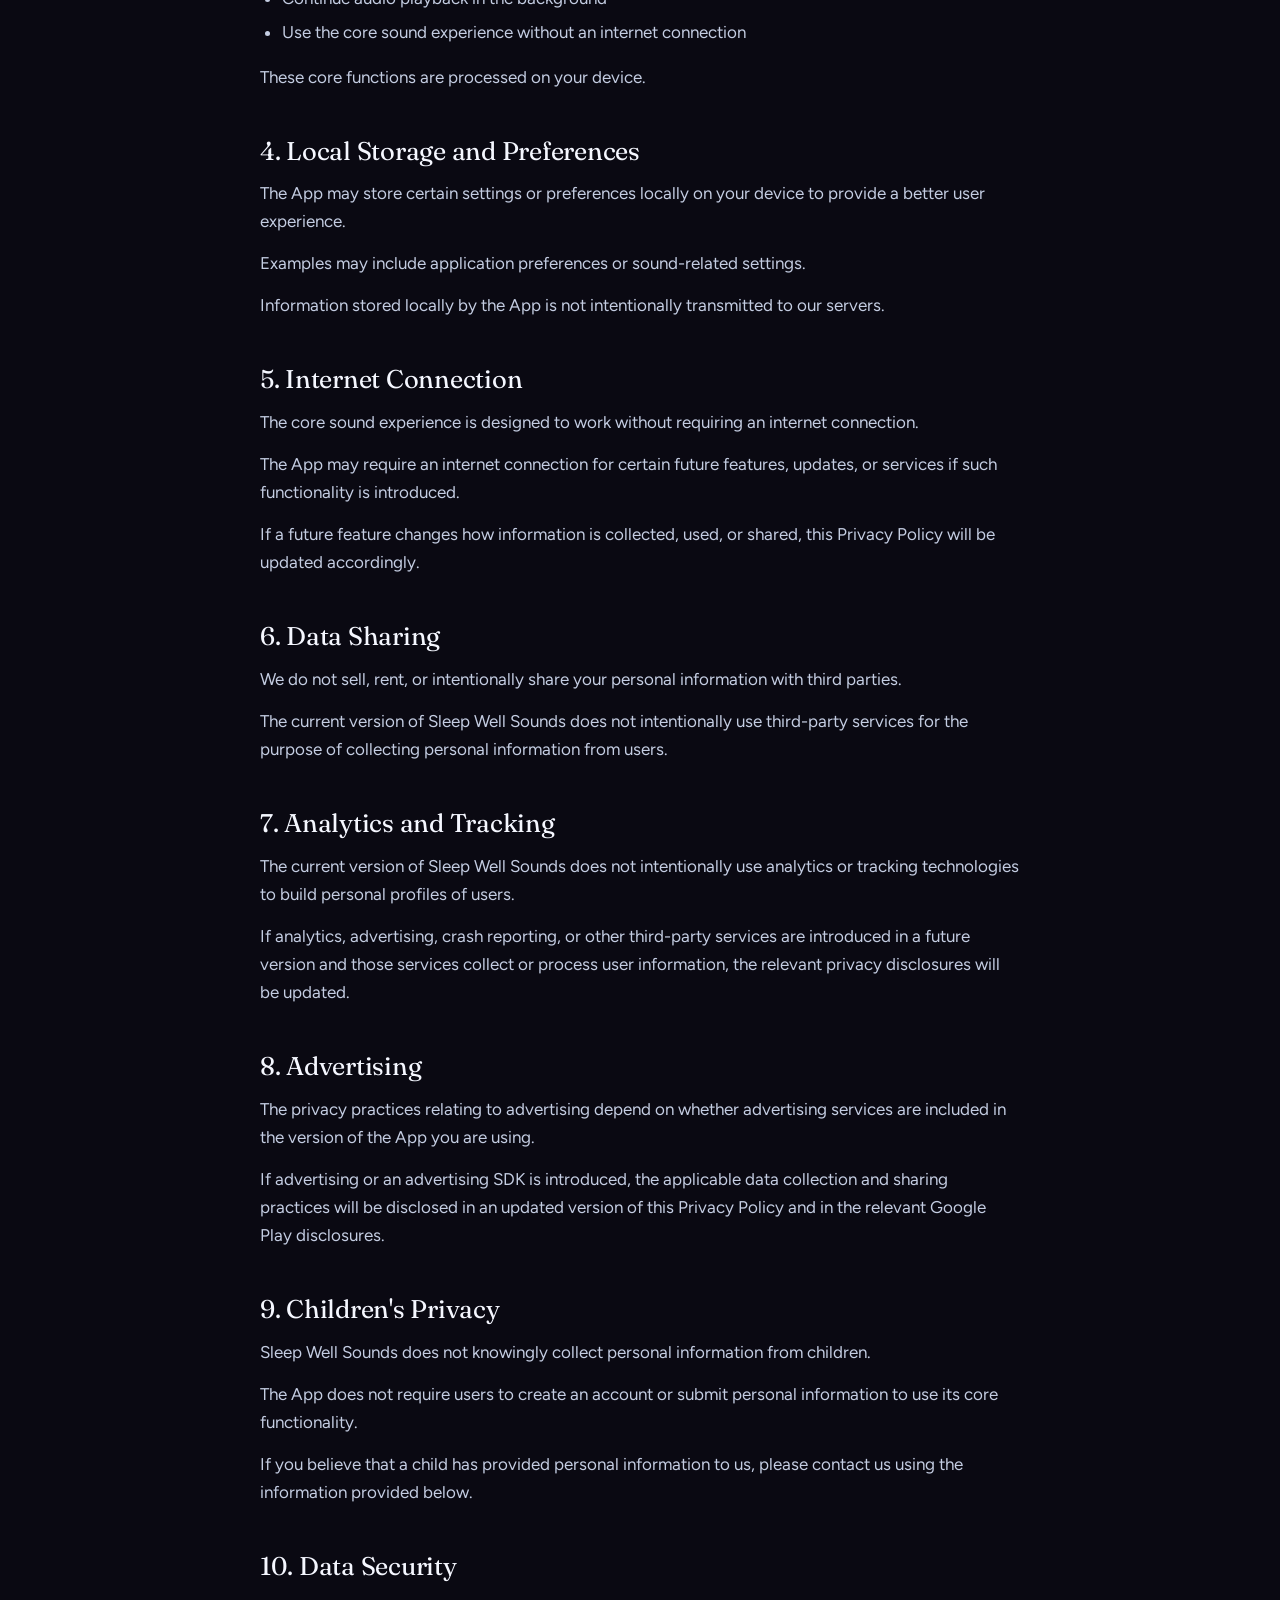
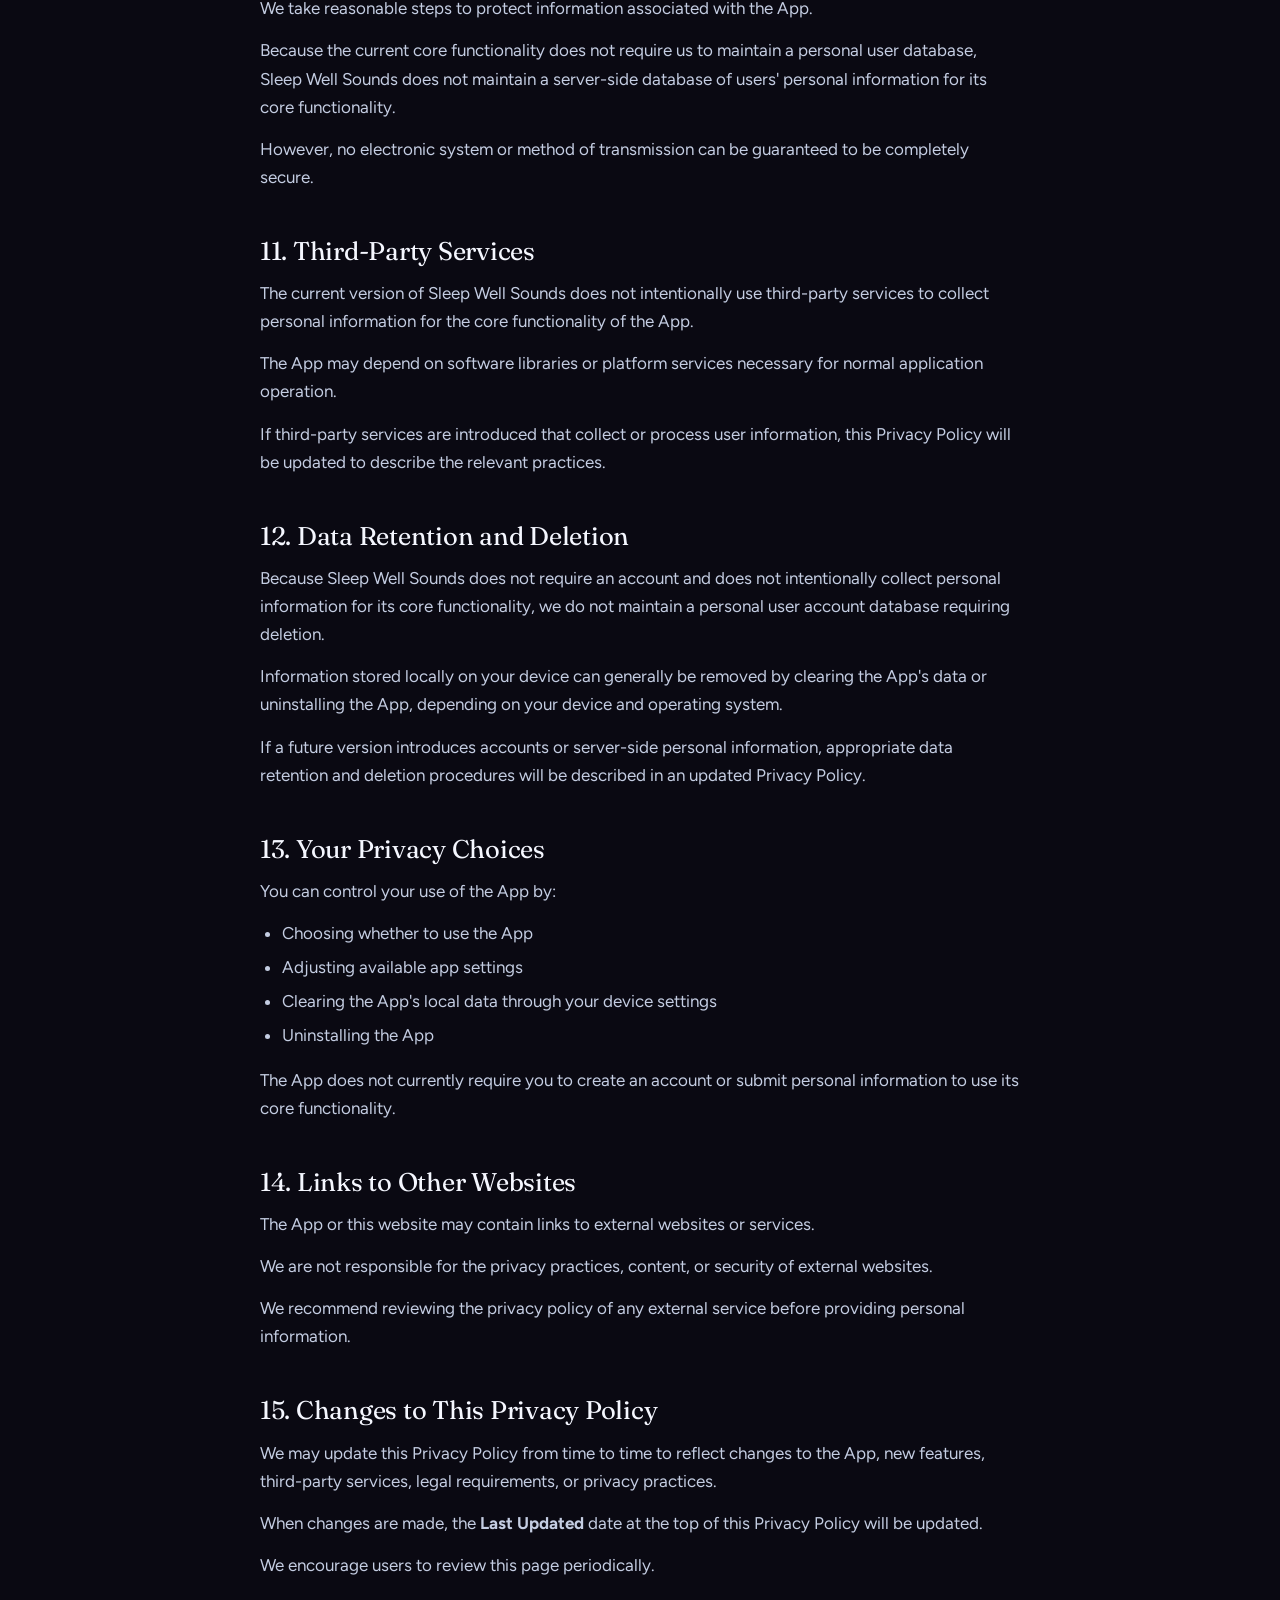
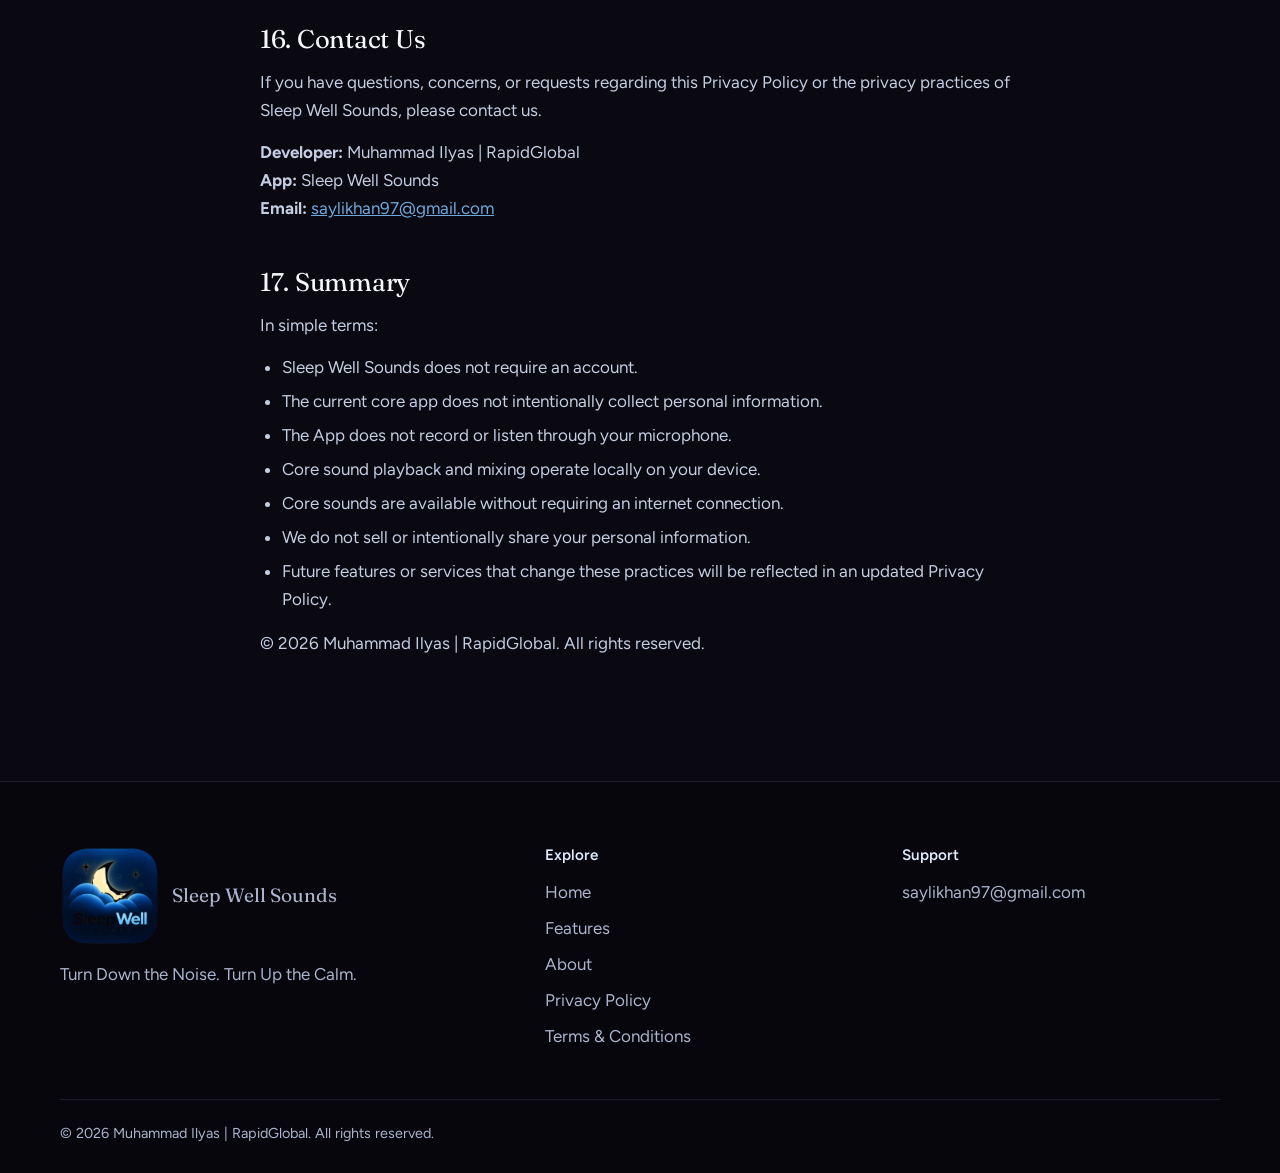
<file: privacy-policy.html>
<!DOCTYPE html>
<html lang="en">
<head>
<meta charset="utf-8">
<meta name="viewport" content="width=device-width, initial-scale=1, viewport-fit=cover">
<title>Privacy Policy | Sleep Well Sounds</title>
<link rel="icon" type="image/png" href="assets/logo.png">
<meta name="description" content="How Sleep Well Sounds handles information. No account required, no microphone recording, and core sounds that work on your device.">
<meta name="theme-color" content="#0A0912">
<meta property="og:title" content="Privacy Policy | Sleep Well Sounds">
<meta property="og:description" content="How Sleep Well Sounds handles information. No account required, no microphone recording, and core sounds that work on your device.">
<meta property="og:type" content="website">
<link rel="preconnect" href="https://fonts.googleapis.com">
<link rel="preconnect" href="https://fonts.gstatic.com" crossorigin>
<link href="https://fonts.googleapis.com/css2?family=Fraunces:opsz,wght@9..144,300;9..144,400;9..144,500&family=Figtree:wght@400;500;600&display=swap" rel="stylesheet">
<link rel="stylesheet" href="assets/style.css">
</head>
<body data-page="privacy-policy">
<a class="skip" href="#main">Skip to content</a>

<header class="site" id="hdr">
  <div class="wrap nav">
    <a class="brand" href="index.html" aria-label="Sleep Well Sounds home">
        <img src="assets/logo.png" alt="" style="width: 50px; height:50px">
        <span>Sleep Well Sounds</span>
      </a>
    <nav aria-label="Main">
      <ul id="menu">
        <li><a href="index.html" data-r="home">Home</a></li>
        <li><a href="index.html#features" data-r="features">Features</a></li>
        <li><a href="about.html" data-r="about">About</a></li>
        <li><a href="privacy-policy.html" data-r="privacy-policy">Privacy Policy</a></li>
        <li><a href="terms.html" data-r="terms">Terms &amp; Conditions</a></li>
        <li class="nav-cta-mobile"><a class="btn btn-primary" data-play href="#" target="_blank" rel="noopener">Download App</a></li>
      </ul>
    </nav>
    <a class="btn btn-primary btn-sm" data-play href="#" target="_blank" rel="noopener">Download App</a>
    <button class="menu-btn" id="menuBtn" aria-expanded="false" aria-controls="menu" aria-label="Open menu"><span></span></button>
  </div>
</header>
<main id="main" tabindex="-1">
  <section class="page-hero"><div class="wrap"><h1>Privacy Policy</h1><p class="meta">Last Updated: September 30, 2026</p></div></section>
  <div class="wrap"><div class="prose">
    <p>Sleep Well Sounds is developed and provided by <strong>Muhammad Ilyas | RapidGlobal</strong>.</p>
    <p>This Privacy Policy explains how Sleep Well Sounds ("the App") handles information when you use the application.</p>
    <p>By using Sleep Well Sounds, you acknowledge the practices described in this Privacy Policy.</p>

    <h2>1. Information We Collect</h2>
    <p>Sleep Well Sounds is designed to provide its core functionality without requiring you to create an account or provide personal information.</p>
    <p>The current version of the App does not intentionally collect personal information such as:</p>
    <ul><li>Your name</li><li>Email address</li><li>Phone number</li><li>Home or physical address</li><li>Contacts</li><li>Photos or personal files</li><li>Precise location</li><li>Passwords or account credentials</li><li>Payment information</li><li>Microphone recordings</li><li>Voice recordings</li></ul>
    <p>The core functionality of the App operates locally on your device.</p>

    <h2>2. Audio and Microphone</h2>
    <p>Sleep Well Sounds provides pre-installed ambient sounds such as rainfall, breeze, and thunder.</p>
    <p>The App does <strong>not</strong> use your device microphone to record, listen to, monitor, or upload your voice or surrounding sounds.</p>
    <p>The ambient audio played by the App consists of audio files provided as part of the application.</p>

    <h2>3. How Sleep Well Sounds Works</h2>
    <p>The App allows you to:</p>
    <ul><li>Play and pause ambient sounds</li><li>Mix multiple sounds</li><li>Adjust individual sound volumes</li><li>Use a sleep timer</li><li>Continue audio playback in the background</li><li>Use the core sound experience without an internet connection</li></ul>
    <p>These core functions are processed on your device.</p>

    <h2>4. Local Storage and Preferences</h2>
    <p>The App may store certain settings or preferences locally on your device to provide a better user experience.</p>
    <p>Examples may include application preferences or sound-related settings.</p>
    <p>Information stored locally by the App is not intentionally transmitted to our servers.</p>

    <h2>5. Internet Connection</h2>
    <p>The core sound experience is designed to work without requiring an internet connection.</p>
    <p>The App may require an internet connection for certain future features, updates, or services if such functionality is introduced.</p>
    <p>If a future feature changes how information is collected, used, or shared, this Privacy Policy will be updated accordingly.</p>

    <h2>6. Data Sharing</h2>
    <p>We do not sell, rent, or intentionally share your personal information with third parties.</p>
    <p>The current version of Sleep Well Sounds does not intentionally use third-party services for the purpose of collecting personal information from users.</p>

    <h2>7. Analytics and Tracking</h2>
    <p>The current version of Sleep Well Sounds does not intentionally use analytics or tracking technologies to build personal profiles of users.</p>
    <p>If analytics, advertising, crash reporting, or other third-party services are introduced in a future version and those services collect or process user information, the relevant privacy disclosures will be updated.</p>

    <h2>8. Advertising</h2>
    <p>The privacy practices relating to advertising depend on whether advertising services are included in the version of the App you are using.</p>
    <p>If advertising or an advertising SDK is introduced, the applicable data collection and sharing practices will be disclosed in an updated version of this Privacy Policy and in the relevant Google Play disclosures.</p>

    <h2>9. Children's Privacy</h2>
    <p>Sleep Well Sounds does not knowingly collect personal information from children.</p>
    <p>The App does not require users to create an account or submit personal information to use its core functionality.</p>
    <p>If you believe that a child has provided personal information to us, please contact us using the information provided below.</p>

    <h2>10. Data Security</h2>
    <p>We take reasonable steps to protect information associated with the App.</p>
    <p>Because the current core functionality does not require us to maintain a personal user database, Sleep Well Sounds does not maintain a server-side database of users' personal information for its core functionality.</p>
    <p>However, no electronic system or method of transmission can be guaranteed to be completely secure.</p>

    <h2>11. Third-Party Services</h2>
    <p>The current version of Sleep Well Sounds does not intentionally use third-party services to collect personal information for the core functionality of the App.</p>
    <p>The App may depend on software libraries or platform services necessary for normal application operation.</p>
    <p>If third-party services are introduced that collect or process user information, this Privacy Policy will be updated to describe the relevant practices.</p>

    <h2>12. Data Retention and Deletion</h2>
    <p>Because Sleep Well Sounds does not require an account and does not intentionally collect personal information for its core functionality, we do not maintain a personal user account database requiring deletion.</p>
    <p>Information stored locally on your device can generally be removed by clearing the App's data or uninstalling the App, depending on your device and operating system.</p>
    <p>If a future version introduces accounts or server-side personal information, appropriate data retention and deletion procedures will be described in an updated Privacy Policy.</p>

    <h2>13. Your Privacy Choices</h2>
    <p>You can control your use of the App by:</p>
    <ul><li>Choosing whether to use the App</li><li>Adjusting available app settings</li><li>Clearing the App's local data through your device settings</li><li>Uninstalling the App</li></ul>
    <p>The App does not currently require you to create an account or submit personal information to use its core functionality.</p>

    <h2>14. Links to Other Websites</h2>
    <p>The App or this website may contain links to external websites or services.</p>
    <p>We are not responsible for the privacy practices, content, or security of external websites.</p>
    <p>We recommend reviewing the privacy policy of any external service before providing personal information.</p>

    <h2>15. Changes to This Privacy Policy</h2>
    <p>We may update this Privacy Policy from time to time to reflect changes to the App, new features, third-party services, legal requirements, or privacy practices.</p>
    <p>When changes are made, the <strong>Last Updated</strong> date at the top of this Privacy Policy will be updated.</p>
    <p>We encourage users to review this page periodically.</p>

    <h2>16. Contact Us</h2>
    <p>If you have questions, concerns, or requests regarding this Privacy Policy or the privacy practices of Sleep Well Sounds, please contact us.</p>
    <p><strong>Developer:</strong> Muhammad Ilyas | RapidGlobal<br><strong>App:</strong> Sleep Well Sounds<br><strong>Email:</strong> <a href="mailto:saylikhan97@gmail.com">saylikhan97@gmail.com</a></p>

    <h2>17. Summary</h2>
    <p>In simple terms:</p>
    <ul><li>Sleep Well Sounds does not require an account.</li><li>The current core app does not intentionally collect personal information.</li><li>The App does not record or listen through your microphone.</li><li>Core sound playback and mixing operate locally on your device.</li><li>Core sounds are available without requiring an internet connection.</li><li>We do not sell or intentionally share your personal information.</li><li>Future features or services that change these practices will be reflected in an updated Privacy Policy.</li></ul>
    <p class="meta">© 2026 Muhammad Ilyas | RapidGlobal. All rights reserved.</p>
  </div></div>
</main>
<footer class="site">
  <div class="wrap">
    <div class="fgrid2">
      <div>
        <a class="brand" href="index.html"><span data-logo></span><span>Sleep Well Sounds</span></a>
        <p class="tag">Turn Down the Noise. Turn Up the Calm.</p>
      </div>
      <div>
        <h4>Explore</h4>
        <ul>
          <li><a href="index.html">Home</a></li>
          <li><a href="index.html#features">Features</a></li>
          <li><a href="about.html">About</a></li>
          <li><a href="privacy-policy.html">Privacy Policy</a></li>
          <li><a href="terms.html">Terms &amp; Conditions</a></li>
        </ul>
      </div>
      <div>
        <h4>Support</h4>
        <ul><li><a href="mailto:saylikhan97@gmail.com">saylikhan97@gmail.com</a></li></ul>
      </div>
    </div>
    <p class="copy">© 2026 Muhammad Ilyas | RapidGlobal. All rights reserved.</p>
  </div>
</footer>
<script src="assets/site.js"></script>
</body>
</html>
</file>
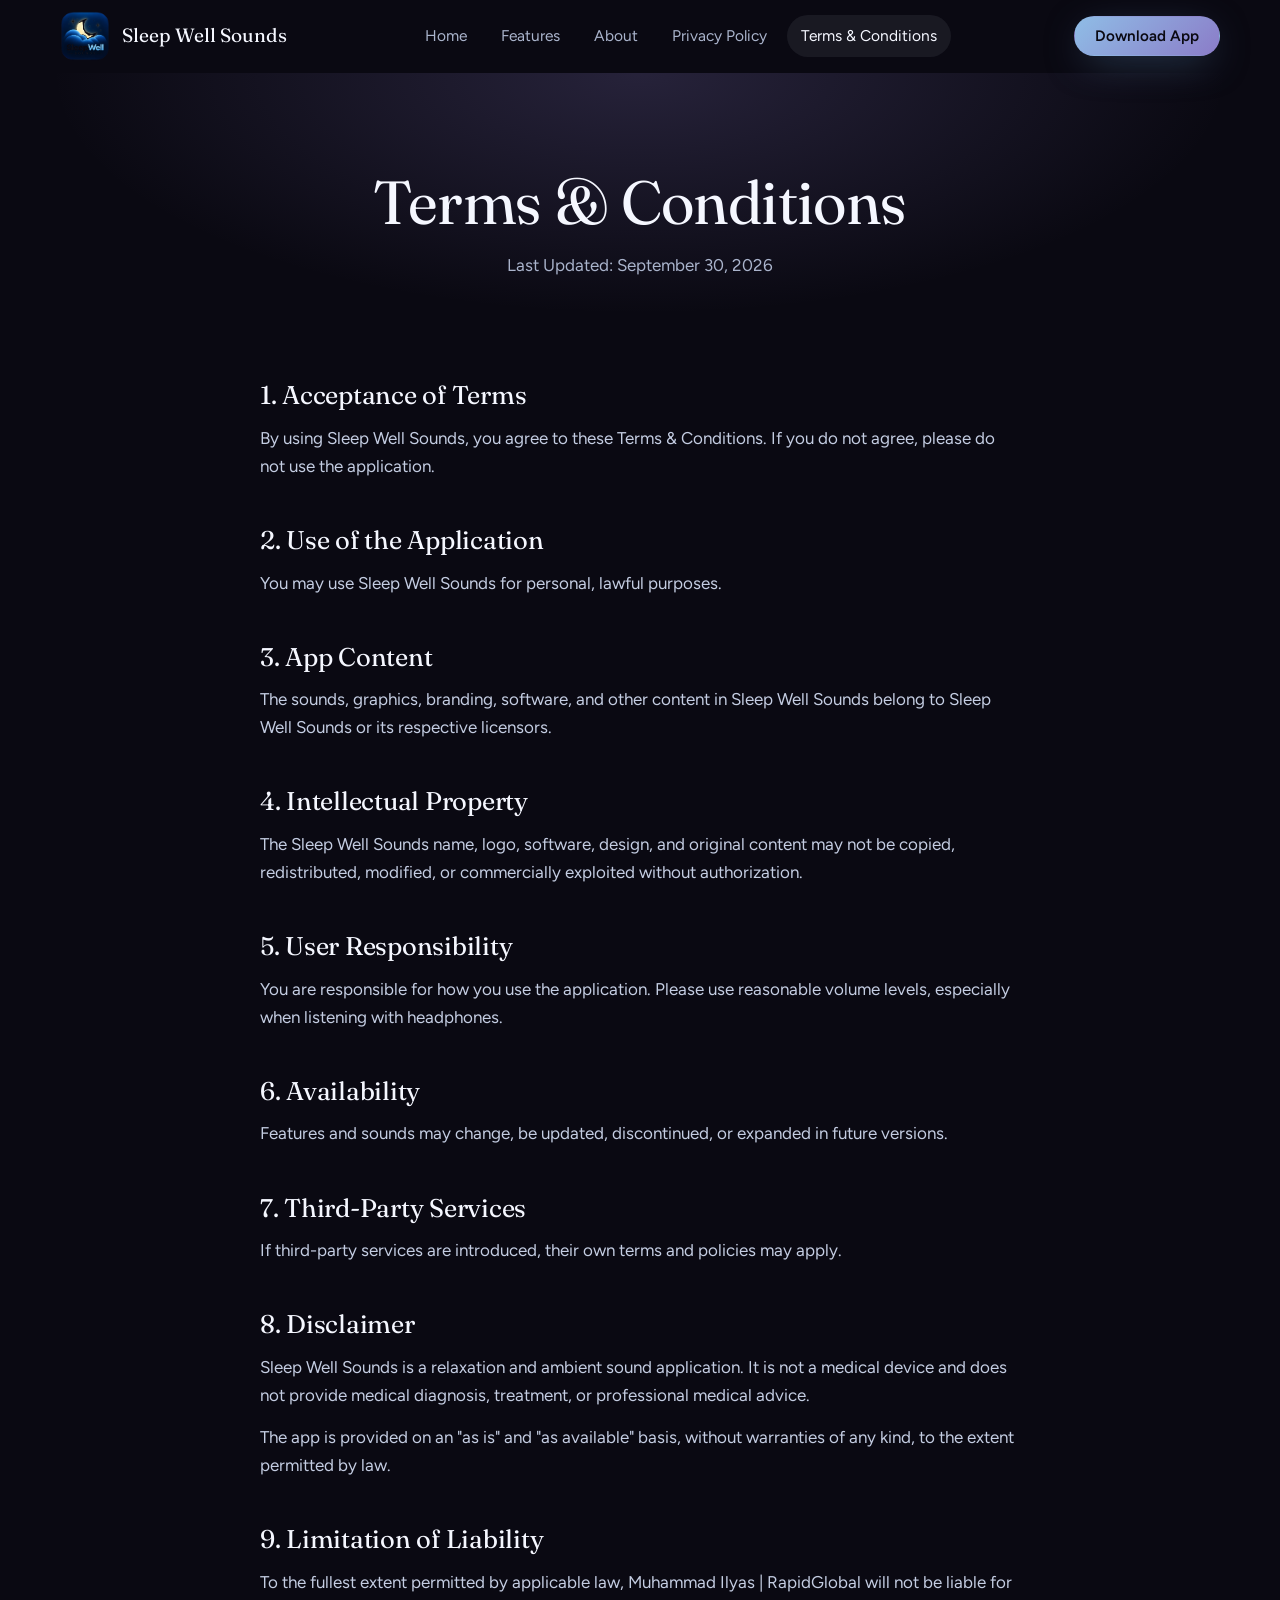
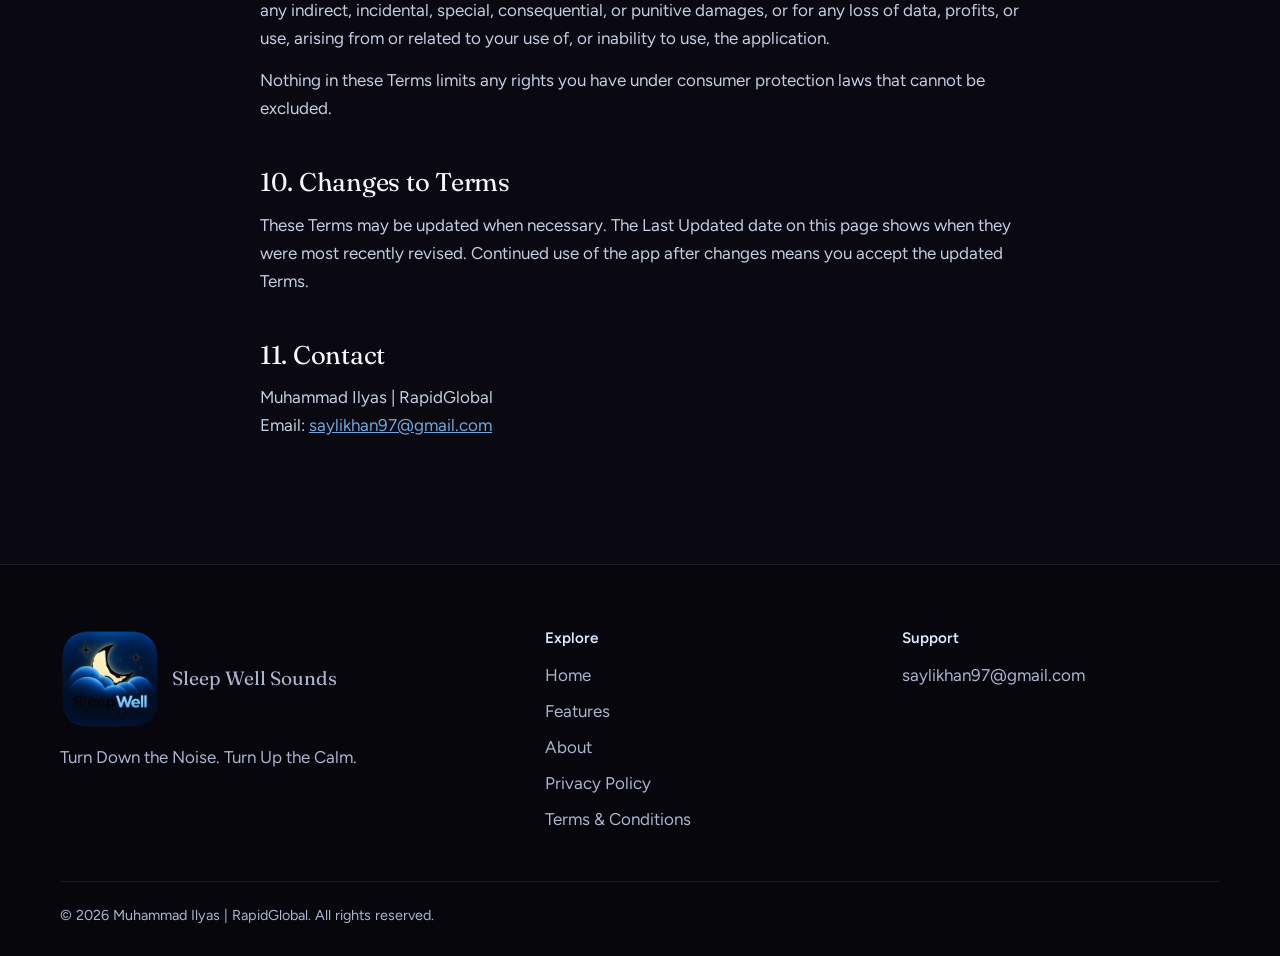
<file: terms.html>
<!DOCTYPE html>
<html lang="en">

<head>
  <meta charset="utf-8">
  <meta name="viewport" content="width=device-width, initial-scale=1, viewport-fit=cover">
  <title>Terms &amp; Conditions | Sleep Well Sounds</title>
  <link rel="icon" type="image/png" href="assets/logo.png">
  <meta name="description"
    content="Terms and conditions for using the Sleep Well Sounds relaxation and ambient sound application.">
  <meta name="theme-color" content="#0A0912">
  <meta property="og:title" content="Terms &amp; Conditions | Sleep Well Sounds">
  <meta property="og:description"
    content="Terms and conditions for using the Sleep Well Sounds relaxation and ambient sound application.">
  <meta property="og:type" content="website">
  <link rel="preconnect" href="https://fonts.googleapis.com">
  <link rel="preconnect" href="https://fonts.gstatic.com" crossorigin>
  <link
    href="https://fonts.googleapis.com/css2?family=Fraunces:opsz,wght@9..144,300;9..144,400;9..144,500&family=Figtree:wght@400;500;600&display=swap"
    rel="stylesheet">
  <link rel="stylesheet" href="assets/style.css">
</head>

<body data-page="terms">
  <a class="skip" href="#main">Skip to content</a>

  <header class="site" id="hdr">
    <div class="wrap nav">
      <a class="brand" href="index.html" aria-label="Sleep Well Sounds home">
        <img src="assets/logo.png" alt="" style="width: 50px; height:50px">
        <span>Sleep Well Sounds</span>
      </a>
      <nav aria-label="Main">
        <ul id="menu">
          <li><a href="index.html" data-r="home">Home</a></li>
          <li><a href="index.html#features" data-r="features">Features</a></li>
          <li><a href="about.html" data-r="about">About</a></li>
          <li><a href="privacy-policy.html" data-r="privacy-policy">Privacy Policy</a></li>
          <li><a href="terms.html" data-r="terms">Terms &amp; Conditions</a></li>
          <li class="nav-cta-mobile"><a class="btn btn-primary" data-play href="#" target="_blank"
              rel="noopener">Download App</a></li>
        </ul>
      </nav>
      <a class="btn btn-primary btn-sm" data-play href="#" target="_blank" rel="noopener">Download App</a>
      <button class="menu-btn" id="menuBtn" aria-expanded="false" aria-controls="menu"
        aria-label="Open menu"><span></span></button>
    </div>
  </header>
  <main id="main" tabindex="-1">
    <section class="page-hero">
      <div class="wrap">
        <h1>Terms &amp; Conditions</h1>
        <p class="meta">Last Updated: September 30, 2026</p>
      </div>
    </section>
    <div class="wrap">
      <div class="prose">
        <h2>1. Acceptance of Terms</h2>
        <p>By using Sleep Well Sounds, you agree to these Terms &amp; Conditions. If you do not agree, please do not use
          the application.</p>
        <h2>2. Use of the Application</h2>
        <p>You may use Sleep Well Sounds for personal, lawful purposes.</p>
        <h2>3. App Content</h2>
        <p>The sounds, graphics, branding, software, and other content in Sleep Well Sounds belong to Sleep Well Sounds
          or its respective licensors.</p>
        <h2>4. Intellectual Property</h2>
        <p>The Sleep Well Sounds name, logo, software, design, and original content may not be copied, redistributed,
          modified, or commercially exploited without authorization.</p>
        <h2>5. User Responsibility</h2>
        <p>You are responsible for how you use the application. Please use reasonable volume levels, especially when
          listening with headphones.</p>
        <h2>6. Availability</h2>
        <p>Features and sounds may change, be updated, discontinued, or expanded in future versions.</p>
        <h2>7. Third-Party Services</h2>
        <p>If third-party services are introduced, their own terms and policies may apply.</p>
        <h2>8. Disclaimer</h2>
        <p>Sleep Well Sounds is a relaxation and ambient sound application. It is not a medical device and does not
          provide medical diagnosis, treatment, or professional medical advice.</p>
        <p>The app is provided on an "as is" and "as available" basis, without warranties of any kind, to the extent
          permitted by law.</p>
        <h2>9. Limitation of Liability</h2>
        <p>To the fullest extent permitted by applicable law, Muhammad Ilyas | RapidGlobal will not be liable for any
          indirect, incidental, special, consequential, or punitive damages, or for any loss of data, profits, or use,
          arising from or related to your use of, or inability to use, the application.</p>
        <p>Nothing in these Terms limits any rights you have under consumer protection laws that cannot be excluded.</p>
        <h2>10. Changes to Terms</h2>
        <p>These Terms may be updated when necessary. The Last Updated date on this page shows when they were most
          recently revised. Continued use of the app after changes means you accept the updated Terms.</p>
        <h2>11. Contact</h2>
        <p>Muhammad Ilyas | RapidGlobal<br>Email: <a href="mailto:saylikhan97@gmail.com">saylikhan97@gmail.com</a></p>
      </div>
    </div>
  </main>
  <footer class="site">
    <div class="wrap">
      <div class="fgrid2">
        <div>
          <a class="brand" href="index.html"><span data-logo></span><span>Sleep Well Sounds</span></a>
          <p class="tag">Turn Down the Noise. Turn Up the Calm.</p>
        </div>
        <div>
          <h4>Explore</h4>
          <ul>
            <li><a href="index.html">Home</a></li>
            <li><a href="index.html#features">Features</a></li>
            <li><a href="about.html">About</a></li>
            <li><a href="privacy-policy.html">Privacy Policy</a></li>
            <li><a href="terms.html">Terms &amp; Conditions</a></li>
          </ul>
        </div>
        <div>
          <h4>Support</h4>
          <ul>
            <li><a href="mailto:saylikhan97@gmail.com">saylikhan97@gmail.com</a></li>
          </ul>
        </div>
      </div>
      <p class="copy">© 2026 Muhammad Ilyas | RapidGlobal. All rights reserved.</p>
    </div>
  </footer>
  <script src="assets/site.js"></script>
</body>

</html>
</file>
<file: assets/style.css>
:root{
  --bg:#0A0912; --navy:#10182B; --navy2:#16213A; --blue:#6FA8DC; --moon:#DDEBFF; --purple:#8B7CC8; --muted:#AAB4CC; --white:#F5F7FF;
  --line:rgba(221,235,255,.10);
  --serif:"Fraunces",Georgia,"Times New Roman",serif;
  --sans:"Figtree",system-ui,-apple-system,"Segoe UI",Roboto,sans-serif;
  --safe-top:env(safe-area-inset-top,0px);
  box-sizing:border-box; padding-top:env(safe-area-inset-top,0px); padding-bottom:env(safe-area-inset-bottom,0px);
  color-scheme:dark;
}
html{scroll-behavior:smooth;scroll-padding-top:calc(88px + env(safe-area-inset-top,0px));background:var(--bg)}
*,*::before,*::after{box-sizing:border-box}
body{margin:0;background:var(--bg);color:var(--white);font-family:var(--sans);font-size:17px;line-height:1.65;-webkit-font-smoothing:antialiased;overflow-x:hidden}
img,svg{max-width:100%;display:block}
a{color:inherit}
h1,h2,h3{font-family:var(--serif);font-weight:400;line-height:1.12;margin:0;letter-spacing:-.01em}
h1{font-size:clamp(2.5rem,6.2vw,4.9rem)}
h2{font-size:clamp(1.9rem,4vw,3rem)}
h3{font-size:1.35rem}
p{margin:0}
.wrap{width:min(1160px,100% - 40px);margin-inline:auto}
.section{padding:clamp(72px,10vw,128px) 0;position:relative}
.lead{color:var(--muted);font-size:1.12rem;max-width:56ch}
.center{text-align:center}.center .lead{margin-inline:auto}
.sec-head{margin-bottom:clamp(36px,5vw,64px)}
.sec-head h2{margin-bottom:16px}
:focus-visible{outline:2px solid var(--blue);outline-offset:3px;border-radius:6px}
.skip{position:absolute;left:-999px;top:8px;background:var(--moon);color:var(--bg);padding:8px 14px;border-radius:8px;z-index:100}
.skip:focus{left:8px}

/* buttons */
.btn{display:inline-flex;align-items:center;justify-content:center;gap:10px;padding:15px 28px;border-radius:999px;font:600 1rem var(--sans);text-decoration:none;border:1px solid transparent;cursor:pointer;transition:transform .4s ease,background .4s ease,box-shadow .4s ease,border-color .4s ease}
.btn-primary{background:linear-gradient(135deg,#8fbde6,#8B7CC8);color:#0A0912;box-shadow:0 10px 40px -12px rgba(111,168,220,.55)}
.btn-primary:hover{transform:translateY(-2px);box-shadow:0 16px 44px -10px rgba(139,124,200,.7)}
.btn-ghost{border-color:rgba(221,235,255,.28);color:var(--moon);background:rgba(16,24,43,.35)}
.btn-ghost:hover{background:rgba(221,235,255,.08);border-color:rgba(221,235,255,.5)}
.btn-sm{padding:10px 20px;font-size:.95rem}
.btn-row{display:flex;flex-wrap:wrap;gap:14px;margin-top:34px}

/* header */
header.site{position:sticky;top:env(safe-area-inset-top,0px);z-index:50;transition:background .5s ease,backdrop-filter .5s ease,border-color .5s ease;border-bottom:1px solid transparent}
header.site.scrolled{background:rgba(10,9,18,.72);backdrop-filter:blur(14px);-webkit-backdrop-filter:blur(14px);border-color:var(--line)}
.nav{display:flex;align-items:center;justify-content:space-between;height:72px;gap:16px}
.brand{display:flex;align-items:center;gap:12px;text-decoration:none;font-family:var(--serif);font-size:1.2rem}
.brand svg{width:34px;height:34px} .brand img{width:100px;height:100px;object-fit:contain;display:block}
.nav ul{display:flex;gap:6px;list-style:none;margin:0;padding:0}
.nav ul a{display:block;padding:8px 14px;border-radius:999px;text-decoration:none;color:var(--muted);font-size:.97rem;transition:color .3s,background .3s}
.nav ul a:hover,.nav ul a[aria-current="page"]{color:var(--white);background:rgba(221,235,255,.07)}
.menu-btn{display:none;background:none;border:1px solid var(--line);color:var(--white);width:44px;height:44px;border-radius:12px;cursor:pointer}
.menu-btn span,.menu-btn span::before,.menu-btn span::after{display:block;width:18px;height:2px;background:currentColor;margin:auto;position:relative;transition:transform .3s,opacity .3s}
.menu-btn span::before,.menu-btn span::after{content:"";position:absolute;left:0}
.menu-btn span::before{top:-6px}.menu-btn span::after{top:6px}
.menu-btn[aria-expanded="true"] span{background:transparent}
.menu-btn[aria-expanded="true"] span::before{transform:translateY(6px) rotate(45deg)}
.menu-btn[aria-expanded="true"] span::after{transform:translateY(-6px) rotate(-45deg)}
.nav-cta-mobile{display:none}
@media (max-width:920px){
  .menu-btn{display:block}
  .nav > .btn-sm{display:none}
  .nav ul{position:absolute;top:72px;left:0;right:0;flex-direction:column;background:rgba(10,9,18,.96);backdrop-filter:blur(16px);padding:14px 20px 24px;border-bottom:1px solid var(--line);display:none;gap:2px}
  .nav ul.open{display:flex}
  .nav ul a{padding:14px 12px;font-size:1.05rem}
  .nav-cta-mobile{display:block;margin-top:10px}
  .nav-cta-mobile .btn{width:100%}
}

/* hero */
.hero{position:relative;margin-top:-72px;padding:170px 0 110px;overflow:hidden;min-height:min(100svh,940px);display:flex;align-items:center}
.hero .scene,.cta-big .scene,.offline-scene{position:absolute;inset:0;width:100%;height:100%}
.hero::after,.cta-big::after{content:"";position:absolute;inset:0;background:linear-gradient(90deg,rgba(10,9,18,.86) 0%,rgba(10,9,18,.5) 48%,rgba(10,9,18,.1) 100%),linear-gradient(180deg,rgba(10,9,18,.25),rgba(10,9,18,0) 30%,rgba(10,9,18,.9) 100%)}
.hero .wrap{position:relative;z-index:2;display:grid;grid-template-columns:1.15fr .85fr;gap:40px;align-items:center}
.hero h1{margin-bottom:24px}
.hero .lead{font-size:1.2rem;color:#c4cde2}
.hero-phone{display:flex;justify-content:center}
@media (max-width:920px){
  .hero{padding:130px 0 80px}
  .hero .wrap{grid-template-columns:1fr}
  .hero::after{background:linear-gradient(180deg,rgba(10,9,18,.55),rgba(10,9,18,.7) 60%,rgba(10,9,18,.95))}
}
.stars circle{fill:var(--moon);animation:twinkle 6s ease-in-out infinite}
@keyframes twinkle{0%,100%{opacity:.25}50%{opacity:.95}}
.cloud{fill:#9db4de;opacity:.16;filter:blur(18px);animation:drift 90s linear infinite alternate}
.cloud.b{animation-duration:130s;opacity:.12}
@keyframes drift{from{transform:translateX(-60px)}to{transform:translateX(90px)}}
.particles{position:absolute;inset:0;z-index:1;pointer-events:none;overflow:hidden}
.particles i{position:absolute;bottom:-10px;width:3px;height:3px;border-radius:50%;background:var(--moon);opacity:0;box-shadow:0 0 8px 2px rgba(221,235,255,.5);animation:rise linear infinite}
@keyframes rise{0%{transform:translateY(0);opacity:0}15%{opacity:.7}85%{opacity:.4}100%{transform:translateY(-95vh);opacity:0}}

/* phone mockup */
.phone{width:264px;aspect-ratio:9/18.8;border-radius:40px;padding:9px;background:linear-gradient(160deg,#2a3352,#0c0f1d);box-shadow:0 40px 80px -30px rgba(0,0,0,.9),0 0 90px -10px rgba(111,168,220,.28),inset 0 0 0 1px rgba(221,235,255,.14);position:relative;flex:none;transition:transform .8s ease}
.phone:hover{transform:translateY(-6px)}
.phone .screen{height:100%;border-radius:32px;overflow:hidden;background:linear-gradient(180deg,#141c38 0%,#0d1122 55%,#0A0912 100%);padding:22px 16px 16px;display:flex;flex-direction:column;position:relative;font-size:12px}
.phone .notch{position:absolute;top:9px;left:50%;transform:translateX(-50%);width:70px;height:18px;border-radius:12px;background:#05060c;z-index:3}
.app-top{display:flex;justify-content:space-between;align-items:center;margin:14px 2px 14px;font-family:var(--serif);font-size:15px}
.app-top small{font:500 10px var(--sans);color:var(--muted)}
.chan{background:rgba(22,33,58,.7);border:1px solid var(--line);border-radius:16px;padding:11px 12px;margin-bottom:9px}
.chan .r{display:flex;justify-content:space-between;align-items:center;font-weight:600;font-size:12.5px;margin-bottom:9px}
.chan .r span:last-child{color:var(--muted);font-weight:500}
.track{height:5px;border-radius:5px;background:rgba(221,235,255,.12);position:relative}
.track b{position:absolute;left:0;top:0;bottom:0;border-radius:5px;background:linear-gradient(90deg,var(--blue),var(--purple))}
.track b::after{content:"";position:absolute;right:-6px;top:50%;width:13px;height:13px;margin-top:-6.5px;border-radius:50%;background:var(--moon);box-shadow:0 0 10px rgba(221,235,255,.6)}
.app-foot{margin-top:auto;display:flex;align-items:center;justify-content:space-between;background:rgba(22,33,58,.85);border:1px solid var(--line);border-radius:18px;padding:10px 12px}
.app-foot .t{display:flex;flex-direction:column;line-height:1.25;font-size:11px;color:var(--muted)}
.app-foot .t strong{color:var(--white);font-size:14px}
.playbtn{width:38px;height:38px;border-radius:50%;background:linear-gradient(135deg,#8fbde6,#8B7CC8);display:grid;place-items:center}
.playbtn::before{content:"";border-left:11px solid #0A0912;border-top:7px solid transparent;border-bottom:7px solid transparent;margin-left:3px}
.big-ring{margin:6px auto 12px;width:150px;height:150px;position:relative}
.big-ring .ct{position:absolute;inset:0;display:grid;place-content:center;text-align:center;font-family:var(--serif);font-size:28px}
.big-ring .ct small{font:500 10px var(--sans);color:var(--muted)}
.chips{display:grid;grid-template-columns:repeat(4,1fr);gap:6px;margin-top:8px}
.chips span{text-align:center;padding:8px 0;border-radius:11px;background:rgba(22,33,58,.8);border:1px solid var(--line);font-size:11px;color:var(--muted)}
.chips span.on{background:rgba(111,168,220,.18);border-color:var(--blue);color:var(--white)}
.vbig{flex:1;display:flex;flex-direction:column;align-items:center;justify-content:center;gap:12px}
.vbar{width:74px;flex:1;max-height:190px;border-radius:26px;background:rgba(221,235,255,.08);position:relative;overflow:hidden;border:1px solid var(--line)}
.vbar b{position:absolute;left:0;right:0;bottom:0;height:72%;background:linear-gradient(180deg,var(--blue),var(--purple));opacity:.85}
.vnum{font-family:var(--serif);font-size:30px}

/* benefits bar */
.bar{border-block:1px solid var(--line);background:rgba(16,24,43,.5)}
.bar ul{list-style:none;margin:0;padding:22px 0;display:grid;grid-template-columns:repeat(5,1fr);gap:14px}
.bar li{display:flex;align-items:center;gap:10px;justify-content:center;color:var(--moon);font-size:.95rem;text-align:left}
.bar li span{font-size:1.3rem}
@media (max-width:920px){.bar ul{grid-template-columns:1fr 1fr}.bar li{justify-content:flex-start}}

/* soundscape */
.split{display:grid;grid-template-columns:1.1fr .9fr;gap:clamp(30px,6vw,80px);align-items:center}
@media (max-width:920px){.split{grid-template-columns:1fr}}
.sound-cards{display:grid;gap:18px;margin-top:38px}
.scard{display:grid;grid-template-columns:120px 1fr;gap:20px;align-items:center;background:linear-gradient(135deg,rgba(22,33,58,.85),rgba(16,24,43,.6));border:1px solid var(--line);border-radius:22px;padding:14px;transition:transform .6s ease,border-color .6s ease}
.scard:hover{transform:translateX(6px);border-color:rgba(111,168,220,.4)}
.scard .art{height:96px;border-radius:14px;overflow:hidden}
.scard h3{margin-bottom:4px;font-size:1.25rem}
.scard p{color:var(--muted);font-size:.98rem}
@media (max-width:520px){.scard{grid-template-columns:96px 1fr;gap:14px}}
.phone-stage{display:flex;justify-content:center;position:relative}
.phone-stage::before{content:"";position:absolute;width:420px;height:420px;max-width:100%;border-radius:50%;background:radial-gradient(circle,rgba(139,124,200,.35),rgba(111,168,220,.1) 50%,transparent 70%);top:50%;left:50%;transform:translate(-50%,-50%);filter:blur(20px)}
.phone-stage .phone{position:relative}

/* steps */
.steps{display:grid;grid-template-columns:repeat(3,1fr);gap:22px;counter-reset:s}
@media (max-width:920px){.steps{grid-template-columns:1fr}}
.step{background:linear-gradient(180deg,rgba(22,33,58,.7),rgba(16,24,43,.4));border:1px solid var(--line);border-radius:26px;padding:34px 30px;position:relative;transition:transform .6s ease}
.step:hover{transform:translateY(-5px)}
.step .n{font-family:var(--serif);font-size:3.4rem;color:rgba(139,124,200,.55);line-height:1;margin-bottom:18px}
.step svg{width:34px;height:34px;color:var(--blue);margin-bottom:16px}
.step h3{margin-bottom:8px}.step p{color:var(--muted)}

/* features */
.features{background:linear-gradient(180deg,var(--bg),var(--navy) 50%,var(--bg))}
.fgrid{display:grid;grid-template-columns:repeat(4,1fr);gap:18px}
@media (max-width:1000px){.fgrid{grid-template-columns:repeat(2,1fr)}}
@media (max-width:560px){.fgrid{grid-template-columns:1fr}}
.feat{padding:28px 24px;border-radius:22px;border:1px solid var(--line);background:rgba(16,24,43,.55);transition:transform .6s ease,border-color .6s ease}
.feat:hover{transform:translateY(-4px);border-color:rgba(139,124,200,.45)}
.feat .ic{width:44px;height:44px;border-radius:14px;display:grid;place-items:center;background:rgba(111,168,220,.12);color:var(--blue);margin-bottom:16px}
.feat .ic svg{width:22px;height:22px}
.feat h3{font-size:1.12rem;margin-bottom:8px;font-family:var(--sans);font-weight:600}
.feat p{color:var(--muted);font-size:.96rem;line-height:1.55}

/* showcase */
.showcase{overflow:hidden}
.showcase .stage{display:flex;justify-content:center;align-items:center;gap:0;position:relative;padding:20px 0 40px}
.showcase .stage::before{content:"";position:absolute;left:50%;top:50%;width:min(760px,100%);height:420px;transform:translate(-50%,-50%);background:radial-gradient(ellipse,rgba(111,168,220,.28),rgba(139,124,200,.16) 45%,transparent 70%);filter:blur(30px)}
.showcase .phone{position:relative}
.showcase .p1{transform:perspective(1200px) rotateY(18deg) rotate(-3deg) translateX(30px) scale(.9)}
.showcase .p2{z-index:2}
.showcase .p3{transform:perspective(1200px) rotateY(-18deg) rotate(3deg) translateX(-30px) scale(.9)}
.showcase .p1:hover{transform:perspective(1200px) rotateY(12deg) rotate(-2deg) translateX(30px) scale(.92)}
.showcase .p3:hover{transform:perspective(1200px) rotateY(-12deg) rotate(2deg) translateX(-30px) scale(.92)}
.caps{display:grid;grid-template-columns:repeat(3,1fr);gap:20px;text-align:center;margin-top:10px;color:var(--muted);font-size:.95rem}
.caps strong{display:block;color:var(--white);font-weight:600}
@media (max-width:820px){
  .showcase .stage{flex-direction:column;gap:30px}
  .showcase .p1,.showcase .p3{transform:none}
  .showcase .p1:hover,.showcase .p3:hover{transform:translateY(-6px)}
  .caps{grid-template-columns:1fr}
}

/* timer */
.timer-viz{display:flex;flex-direction:column;align-items:center;gap:26px}
.ring{width:min(320px,80vw);aspect-ratio:1;position:relative}
.ring svg{width:100%;height:100%;transform:rotate(-90deg)}
.ring .arc{transition:stroke-dashoffset 1.2s ease}
.ring .mid{position:absolute;inset:0;display:grid;place-content:center;text-align:center}
.ring .mid strong{font-family:var(--serif);font-weight:300;font-size:3.6rem;line-height:1}
.ring .mid span{color:var(--muted);font-size:.9rem}
.tchips{display:flex;flex-wrap:wrap;gap:10px;justify-content:center}
.tchips button{font:500 1rem var(--sans);padding:11px 22px;border-radius:999px;background:rgba(22,33,58,.8);border:1px solid var(--line);color:var(--muted);cursor:pointer;transition:all .4s ease}
.tchips button:hover{color:var(--white)}
.tchips button[aria-pressed="true"]{border-color:var(--blue);background:rgba(111,168,220,.16);color:var(--white)}

/* offline */
.offline{overflow:hidden;background:var(--navy)}
.offline-card{position:relative;border-radius:34px;overflow:hidden;border:1px solid var(--line);min-height:460px;display:grid;grid-template-columns:1fr 1fr;align-items:center;padding:clamp(28px,5vw,64px);gap:30px}
.offline-card .scene{position:absolute;inset:0;width:100%;height:100%}
.offline-card::after{content:"";position:absolute;inset:0;background:linear-gradient(90deg,rgba(10,9,18,.82),rgba(10,9,18,.25))}
.offline-card > *{position:relative;z-index:2}
.offline-card .badge{display:inline-flex;align-items:center;gap:8px;padding:7px 14px;border-radius:999px;background:rgba(10,9,18,.6);border:1px solid var(--line);color:var(--moon);font-size:.9rem;margin-bottom:20px}
.offline-card .badge svg{width:16px;height:16px}
@media (max-width:820px){.offline-card{grid-template-columns:1fr}}

/* use cases */
.uses{display:grid;grid-template-columns:repeat(5,1fr);gap:16px}
@media (max-width:1000px){.uses{grid-template-columns:repeat(2,1fr)}.uses .use:last-child{grid-column:1/-1}}
@media (max-width:520px){.uses{grid-template-columns:1fr}}
.use{padding:28px 22px;border-radius:22px;background:linear-gradient(170deg,rgba(139,124,200,.14),rgba(16,24,43,.5));border:1px solid var(--line);transition:transform .6s ease}
.use:hover{transform:translateY(-4px)}
.use h3{font-size:1.2rem;margin-bottom:8px}.use p{color:var(--muted);font-size:.96rem}

/* mixes */
.mixes{position:relative;overflow:hidden;background:linear-gradient(180deg,#0b1020,#10182B 60%,#0A0912)}
.rain{position:absolute;inset:0;opacity:.35;background-image:repeating-linear-gradient(103deg,transparent 0 46px,rgba(170,200,240,.35) 46px 47px,transparent 47px 120px),repeating-linear-gradient(103deg,transparent 0 83px,rgba(170,200,240,.22) 83px 84px,transparent 84px 190px);background-size:240px 240px,380px 380px;animation:rainfall 9s linear infinite;mask-image:linear-gradient(180deg,transparent,#000 25%,#000 75%,transparent)}
@keyframes rainfall{to{background-position:-40px 240px,-60px 380px}}
.mixes .wrap{position:relative;z-index:2}
.mixgrid{display:grid;grid-template-columns:repeat(3,1fr);gap:20px}
@media (max-width:920px){.mixgrid{grid-template-columns:1fr}}
.mix{padding:30px 28px;border-radius:26px;background:rgba(10,9,18,.6);backdrop-filter:blur(8px);border:1px solid var(--line)}
.mix h3{margin-bottom:22px}
.mrow{margin-bottom:16px}
.mrow div{display:flex;justify-content:space-between;font-size:.95rem;margin-bottom:7px;color:var(--moon)}
.mrow div span:last-child{color:var(--muted)}
.mtrack{height:7px;border-radius:7px;background:rgba(221,235,255,.1);overflow:hidden}
.mtrack b{display:block;height:100%;border-radius:7px;background:linear-gradient(90deg,var(--blue),var(--purple))}
.note{color:var(--muted);font-size:.9rem;margin-top:26px}

/* why */
.why{display:grid;grid-template-columns:repeat(4,1fr);gap:0;border-block:1px solid var(--line)}
.why div{padding:38px 26px;border-right:1px solid var(--line)}
.why div:last-child{border-right:0}
.why h3{font-size:1.15rem;margin-bottom:8px}.why p{color:var(--muted);font-size:.96rem}
@media (max-width:920px){.why{grid-template-columns:1fr 1fr}.why div:nth-child(2){border-right:0}.why div:nth-child(-n+2){border-bottom:1px solid var(--line)}}
@media (max-width:520px){.why{grid-template-columns:1fr}.why div{border-right:0;border-bottom:1px solid var(--line)}.why div:last-child{border-bottom:0}}

/* big CTA */
.cta-big{position:relative;overflow:hidden;padding:clamp(110px,16vw,200px) 0;text-align:center}
.cta-big::after{background:linear-gradient(180deg,rgba(10,9,18,.9),rgba(10,9,18,.35) 40%,rgba(10,9,18,.55) 70%,rgba(10,9,18,.95))}
.cta-big .wrap{position:relative;z-index:2}
.cta-big h2{font-size:clamp(2.2rem,5.4vw,4rem);margin-bottom:18px}
.cta-big .lead{margin-inline:auto}
.cta-big .btn-row{justify-content:center}
.play{display:inline-flex;align-items:center;gap:12px;background:#000;border:1px solid rgba(221,235,255,.35);border-radius:14px;padding:9px 20px 9px 16px;text-decoration:none;color:#fff;text-align:left;transition:transform .4s,border-color .4s}
.play:hover{transform:translateY(-2px);border-color:var(--moon)}
.play svg{width:26px;height:26px}
.play small{display:block;font-size:.66rem;letter-spacing:.06em;text-transform:none;opacity:.85;line-height:1.1}
.play strong{font-size:1.15rem;font-weight:600;line-height:1.1}

/* faq */
.faq{max-width:820px;margin-inline:auto}
details{border-bottom:1px solid var(--line)}
summary{list-style:none;cursor:pointer;padding:22px 44px 22px 0;font-family:var(--serif);font-size:1.28rem;position:relative}
summary::-webkit-details-marker{display:none}
summary::after{content:"";position:absolute;right:6px;top:50%;width:10px;height:10px;border-right:2px solid var(--blue);border-bottom:2px solid var(--blue);transform:translateY(-70%) rotate(45deg);transition:transform .4s}
details[open] summary::after{transform:translateY(-30%) rotate(-135deg)}
details p{color:var(--muted);padding:0 44px 24px 0;max-width:64ch}

/* final cta */
.final{text-align:center;background:radial-gradient(ellipse at 50% 100%,rgba(139,124,200,.25),transparent 65%)}
.final h2{margin-bottom:12px}.final .lead{margin:0 auto 32px}

/* footer */
footer.site{border-top:1px solid var(--line);background:#07060d;padding:64px 0 28px}
.fgrid2{display:grid;grid-template-columns:1.4fr 1fr 1fr;gap:40px}
@media (max-width:760px){.fgrid2{grid-template-columns:1fr}}
footer .tag{color:var(--muted);margin-top:14px;max-width:32ch}
footer h4{margin:0 0 14px;font:600 .95rem var(--sans);color:var(--moon)}
footer ul{list-style:none;padding:0;margin:0;display:grid;gap:8px}
footer a{color:var(--muted);text-decoration:none;transition:color .3s}
footer a:hover{color:var(--white)}
.copy{margin-top:48px;padding-top:22px;border-top:1px solid var(--line);color:var(--muted);font-size:.9rem}

/* inner pages */
.page-hero{padding:96px 0 56px;text-align:center;background:radial-gradient(ellipse at 50% 0%,rgba(139,124,200,.22),transparent 65%)}
.page-hero h1{font-size:clamp(2.3rem,5vw,3.8rem);margin-bottom:14px}
.page-hero .lead{margin-inline:auto}
.prose{max-width:760px;margin-inline:auto;padding-bottom:110px}
.prose h2{font-size:1.6rem;margin:46px 0 14px}
.prose p,.prose li{color:#c4cde2}
.prose p{margin-bottom:14px}
.prose ul{padding-left:22px;margin:0 0 16px}.prose li{margin-bottom:6px}
.prose a{color:var(--blue)}
.meta{color:var(--muted);margin-top:8px}
.vision{margin:40px 0;padding:34px;border-radius:24px;background:linear-gradient(135deg,rgba(139,124,200,.16),rgba(16,24,43,.6));border:1px solid var(--line);font-family:var(--serif);font-size:1.6rem;line-height:1.3}
.vision small{display:block;font:500 .9rem var(--sans);color:var(--muted);margin-bottom:10px}
.focus{display:grid;grid-template-columns:repeat(3,1fr);gap:12px;list-style:none;padding:0!important}
@media (max-width:560px){.focus{grid-template-columns:1fr 1fr}}
.focus li{padding:14px 16px;border-radius:14px;border:1px solid var(--line);background:rgba(22,33,58,.5);margin:0!important;color:var(--moon)!important}

.js .reveal{opacity:0;transform:translateY(14px);transition:opacity 1.3s ease,transform 1.3s ease}
.js .reveal.in{opacity:1;transform:none}
@media (prefers-reduced-motion:reduce){
  html{scroll-behavior:auto}
  *,*::before,*::after{animation:none!important;transition:none!important}
  .js .reveal{opacity:1;transform:none}
}
</file>
